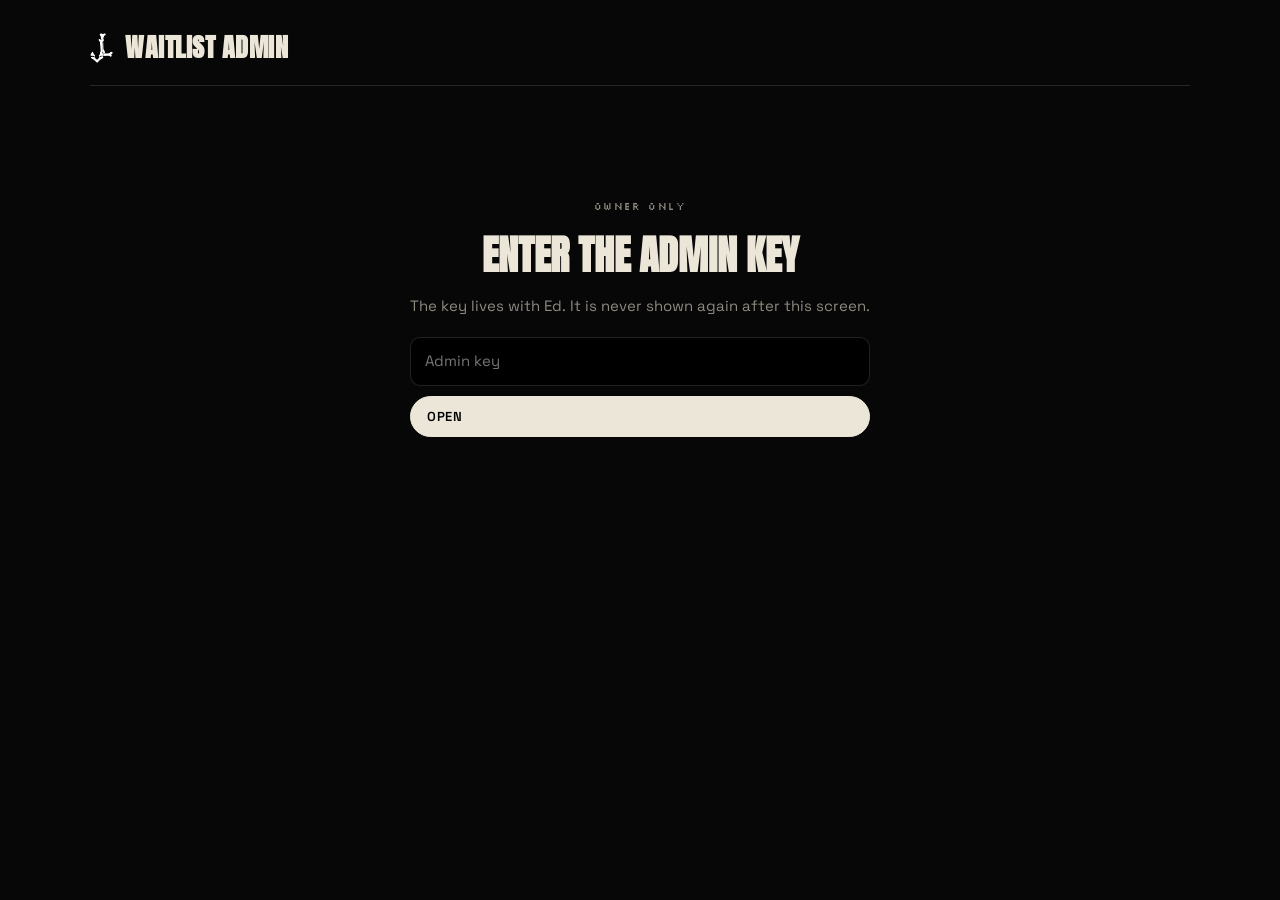
<file: admin.html>
<!doctype html>
<html lang="en">
<head>
<meta charset="utf-8">
<meta name="viewport" content="width=device-width, initial-scale=1">
<meta name="robots" content="noindex, nofollow">
<title>Just Living — Admin</title>
<link rel="icon" href="assets/logo/jl-mark-white.png">
<link href="https://fonts.googleapis.com/css2?family=Anton&family=Silkscreen&family=Space+Grotesk:wght@400;500;600&display=swap" rel="stylesheet">
<style>
:root{--bg:#070707;--panel:#101010;--ink:#ece6d8;--dim:#8f8a80;--line:rgba(236,230,216,.14);--red:#c8102e;--ok:#3ddc84}
*{box-sizing:border-box;margin:0;padding:0}
body{background:var(--bg);color:var(--ink);font-family:'Space Grotesk',system-ui,sans-serif;font-size:15px;line-height:1.5;min-height:100vh}
a{color:inherit}
.wrap{width:min(1100px,100% - 32px);margin:0 auto;padding:28px 0 80px}
header{display:flex;align-items:center;justify-content:space-between;gap:16px;padding-bottom:18px;border-bottom:1px solid var(--line);margin-bottom:28px}
header .t{display:flex;align-items:center;gap:12px}
header img{height:30px}
header h1{font-family:'Anton',Impact,sans-serif;font-size:26px;letter-spacing:.02em;text-transform:uppercase}
.px{font-family:'Silkscreen',monospace;font-size:10px;letter-spacing:.16em;text-transform:uppercase;color:var(--dim)}
.btn{display:inline-flex;align-items:center;gap:8px;padding:10px 16px;border:1px solid var(--ink);border-radius:999px;background:transparent;color:var(--ink);font:inherit;font-size:13px;font-weight:600;letter-spacing:.04em;text-transform:uppercase;cursor:pointer}
.btn:hover,.btn.solid{background:var(--ink);color:#000}
.btn.sm{padding:6px 10px;font-size:11px}
.btn.danger{border-color:var(--red);color:var(--red)}.btn.danger:hover{background:var(--red);color:#fff}
.btn[disabled]{opacity:.4;cursor:not-allowed}
.grid{display:grid;grid-template-columns:repeat(4,1fr);gap:12px;margin-bottom:28px}
.stat{background:var(--panel);border:1px solid var(--line);border-radius:14px;padding:16px}
.stat b{display:block;font-family:'Anton',Impact,sans-serif;font-size:40px;line-height:1}
.panel{background:var(--panel);border:1px solid var(--line);border-radius:14px;padding:18px;margin-bottom:18px}
.panel h2{font-size:13px;letter-spacing:.14em;text-transform:uppercase;color:var(--dim);margin-bottom:14px;display:flex;justify-content:space-between;align-items:center;gap:12px}
table{width:100%;border-collapse:collapse;font-size:14px}
th{font-family:'Silkscreen',monospace;font-size:9px;letter-spacing:.14em;text-transform:uppercase;color:var(--dim);text-align:left;padding:8px 10px;border-bottom:1px solid var(--line)}
td{padding:10px;border-bottom:1px solid var(--line);vertical-align:middle}
tr:last-child td{border-bottom:0}
td.n{font-variant-numeric:tabular-nums;text-align:right}
.tag{display:inline-block;font-family:'Silkscreen',monospace;font-size:9px;letter-spacing:.12em;text-transform:uppercase;padding:3px 7px;border:1px solid var(--line);border-radius:999px;color:var(--dim)}
.tag.email{color:var(--ok);border-color:rgba(61,220,132,.4)}
.tag.phone{color:#f5c542;border-color:rgba(245,197,66,.4)}
form{display:grid;gap:10px}
input,select,textarea{width:100%;padding:12px 14px;border:1px solid var(--line);border-radius:10px;background:#000;color:var(--ink);font:inherit;font-size:15px}
textarea{min-height:140px;resize:vertical}
.row{display:flex;gap:10px;flex-wrap:wrap;align-items:center}
.msg{font-size:13px;color:var(--dim);min-height:1.4em}
.msg.err{color:#ff6b7a}.msg.ok{color:var(--ok)}
#login{max-width:460px;margin:12vh auto 0;text-align:center}
#login p{color:var(--dim);margin:10px 0 20px}
#app{display:none}
.hidden{display:none}
@media(max-width:800px){.grid{grid-template-columns:1fr 1fr}.wrap{padding-top:18px}}
</style>
</head>
<body>
<div class="wrap">
  <header>
    <div class="t"><img src="assets/logo/jl-mark-white.png" alt=""><h1>Waitlist admin</h1></div>
    <div class="row"><span class="px" id="who"></span><button class="btn sm hidden" id="logout">Lock</button></div>
  </header>

  <section id="login">
    <span class="px">Owner only</span>
    <h2 style="font-family:'Anton',Impact,sans-serif;font-size:40px;text-transform:uppercase;margin-top:8px">Enter the admin key</h2>
    <p>The key lives with Ed. It is never shown again after this screen.</p>
    <form id="login-form"><input id="key" type="password" placeholder="Admin key" autocomplete="current-password" required><button class="btn solid" type="submit">Open</button><div class="msg" id="login-msg"></div></form>
  </section>

  <main id="app">
    <div class="grid">
      <div class="stat"><span class="px">People waiting</span><b id="s-people">–</b></div>
      <div class="stat"><span class="px">Emails</span><b id="s-emails">–</b></div>
      <div class="stat"><span class="px">Phone numbers</span><b id="s-phones">–</b></div>
      <div class="stat"><span class="px">Email sending</span><b id="s-mail" style="font-size:22px;margin-top:8px">–</b></div>
    </div>

    <div class="panel">
      <h2>Waiting, by product and size <span class="row"><button class="btn sm" id="refresh">Refresh</button><a class="btn sm" id="export" href="#">Export CSV</a></span></h2>
      <table><thead><tr><th>Product</th><th>Size</th><th>Type</th><th style="text-align:right">Count</th></tr></thead><tbody id="summary"></tbody></table>
    </div>

    <div class="panel">
      <h2>Send a restock or drop email</h2>
      <form id="send-form">
        <div class="row">
          <select id="send-product" style="flex:1;min-width:220px"></select>
          <input id="send-test" type="email" placeholder="Send a test to this address first (optional)" style="flex:2;min-width:240px">
        </div>
        <input id="send-subject" placeholder="Subject, e.g. Crown of Thorns is back. Sizes M–XL." required>
        <textarea id="send-body" placeholder="Short and direct. The link to the product page, when it goes live, how many. An unsubscribe link is added automatically." required></textarea>
        <div class="row"><button class="btn" type="button" id="send-test-btn">Send test</button><button class="btn solid" type="submit" id="send-btn">Send to everyone waiting</button><span class="msg" id="send-msg"></span></div>
      </form>
      <p class="px" style="margin-top:12px">Phone numbers are not messaged from here. Export the CSV and use a texting service for those.</p>
    </div>

    <div class="panel">
      <h2>Recent sends</h2>
      <table><thead><tr><th>When</th><th>Product</th><th>Subject</th><th style="text-align:right">Recipients</th></tr></thead><tbody id="sends"></tbody></table>
    </div>

    <div class="panel">
      <h2>Everyone <span class="row"><select id="filter" style="width:auto;padding:6px 10px;font-size:13px"><option value="">All products</option></select></span></h2>
      <table><thead><tr><th>Contact</th><th>Product</th><th>Size</th><th>Added</th><th>Status</th><th></th></tr></thead><tbody id="list"></tbody></table>
    </div>
  </main>
</div>

<script>
const $ = s => document.querySelector(s);
const API = '/api/admin';
let KEY = sessionStorage.getItem('jl-admin-key') || '';
const esc = s => String(s ?? '').replace(/[&<>"]/g, c => ({ '&': '&amp;', '<': '&lt;', '>': '&gt;', '"': '&quot;' }[c]));
const nice = p => ({ 'next-drop': 'Next drop (general)', all: 'Everyone' }[p] || p.replace(/-/g, ' ').replace(/\b\w/g, c => c.toUpperCase()));

async function api(path, opts = {}) {
  const r = await fetch(API + path, { ...opts, headers: { Authorization: 'Bearer ' + KEY, 'Content-Type': 'application/json', ...(opts.headers || {}) } });
  if (r.status === 401) { lock(); throw new Error('Wrong key'); }
  const data = await r.json().catch(() => ({}));
  if (!r.ok) throw new Error(data.error || ('HTTP ' + r.status));
  return data;
}
function lock() { KEY = ''; sessionStorage.removeItem('jl-admin-key'); $('#app').style.display = 'none'; $('#login').style.display = ''; $('#logout').classList.add('hidden'); $('#who').textContent = ''; }
async function unlock() {
  const s = await api('/summary');
  $('#login').style.display = 'none'; $('#app').style.display = 'block'; $('#logout').classList.remove('hidden'); $('#who').textContent = 'Unlocked';
  render(s); await loadList();
}
function render(s) {
  $('#s-people').textContent = s.totals.people || 0; $('#s-emails').textContent = s.totals.emails || 0; $('#s-phones').textContent = s.totals.phones || 0;
  $('#s-mail').textContent = s.mail ? 'Connected' : 'Not connected'; $('#s-mail').style.color = s.mail ? 'var(--ok)' : 'var(--dim)';
  $('#summary').innerHTML = s.rows.length ? s.rows.map(r => `<tr><td>${esc(nice(r.product))}</td><td>${esc(r.size)}</td><td><span class="tag ${r.kind}">${r.kind}</span></td><td class="n">${r.n}</td></tr>`).join('') : '<tr><td colspan="4" style="color:var(--dim)">Nobody yet. Signups from the site appear here.</td></tr>';
  const products = [...new Set(s.rows.map(r => r.product))];
  $('#send-product').innerHTML = `<option value="all">Everyone on the list</option>` + products.map(p => `<option value="${esc(p)}">${esc(nice(p))}</option>`).join('');
  $('#filter').innerHTML = `<option value="">All products</option>` + products.map(p => `<option value="${esc(p)}">${esc(nice(p))}</option>`).join('');
  $('#sends').innerHTML = s.sends.length ? s.sends.map(r => `<tr><td>${esc(r.created_at)}</td><td>${esc(nice(r.product))}</td><td>${esc(r.subject)}</td><td class="n">${r.recipients}</td></tr>`).join('') : '<tr><td colspan="4" style="color:var(--dim)">No emails sent yet.</td></tr>';
  $('#send-btn').disabled = !s.mail; $('#send-test-btn').disabled = !s.mail;
}
async function loadList() {
  const p = $('#filter').value; const { rows } = await api('/subscribers' + (p ? '?product=' + encodeURIComponent(p) : ''));
  $('#list').innerHTML = rows.length ? rows.map(r => `<tr><td>${esc(r.contact)} <span class="tag ${r.kind}">${r.kind}</span></td><td>${esc(nice(r.product))}</td><td>${esc(r.size)}</td><td>${esc(r.created_at.slice(0, 16))}</td><td>${r.unsubscribed_at ? '<span class="tag">unsubscribed</span>' : '<span class="tag email">active</span>'}</td><td style="text-align:right"><button class="btn sm danger" data-del="${r.id}">Remove</button></td></tr>`).join('') : '<tr><td colspan="6" style="color:var(--dim)">Empty.</td></tr>';
}
$('#login-form').addEventListener('submit', async e => { e.preventDefault(); KEY = $('#key').value.trim(); try { await unlock(); sessionStorage.setItem('jl-admin-key', KEY); $('#key').value = ''; } catch (err) { $('#login-msg').textContent = err.message; $('#login-msg').className = 'msg err'; } });
$('#logout').addEventListener('click', lock);
$('#refresh').addEventListener('click', async () => { render(await api('/summary')); await loadList(); });
$('#filter').addEventListener('change', loadList);
$('#export').addEventListener('click', async e => { e.preventDefault(); const r = await fetch(API + '/export.csv', { headers: { Authorization: 'Bearer ' + KEY } }); const blob = await r.blob(); const a = document.createElement('a'); a.href = URL.createObjectURL(blob); a.download = 'just-living-waitlist.csv'; a.click(); });
$('#list').addEventListener('click', async e => { const b = e.target.closest('[data-del]'); if (!b) return; if (!confirm('Remove this contact?')) return; await api('/subscribers/' + b.dataset.del, { method: 'DELETE' }); render(await api('/summary')); await loadList(); });
async function send(test) {
  const msg = $('#send-msg'); msg.className = 'msg'; msg.textContent = 'Sending…';
  try {
    const body = { product: $('#send-product').value, subject: $('#send-subject').value, message: $('#send-body').value };
    if (test) { body.test = $('#send-test').value.trim(); if (!body.test) throw new Error('Enter a test address first.'); }
    const r = await api('/send', { method: 'POST', body: JSON.stringify(body) });
    msg.className = 'msg ok'; msg.textContent = test ? 'Test sent.' : `Sent to ${r.sent} people.`;
    if (!test) render(await api('/summary'));
  } catch (err) { msg.className = 'msg err'; msg.textContent = err.message; }
}
$('#send-test-btn').addEventListener('click', () => send(true));
$('#send-form').addEventListener('submit', e => { e.preventDefault(); if (confirm('Send this to everyone waiting? This cannot be undone.')) send(false); });
if (KEY) unlock().catch(lock);
</script>
</body>
</html>
</file>
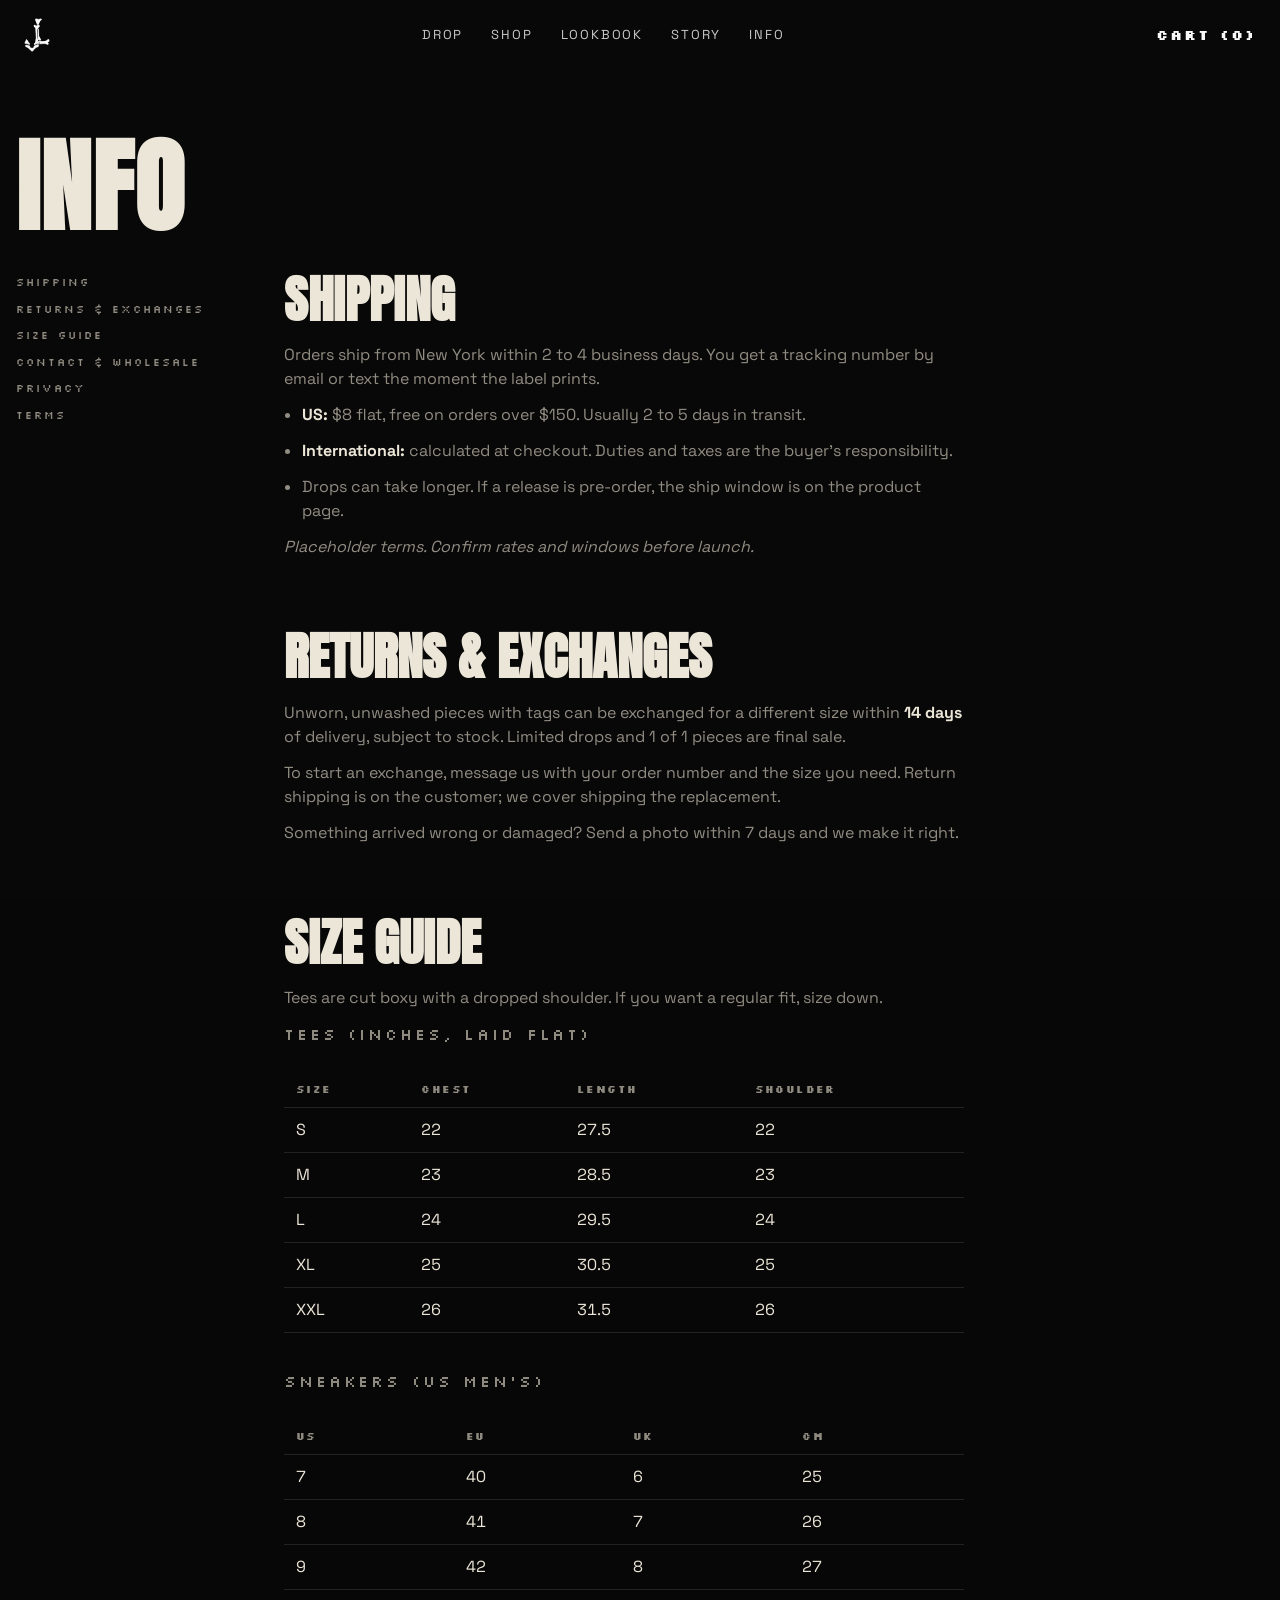
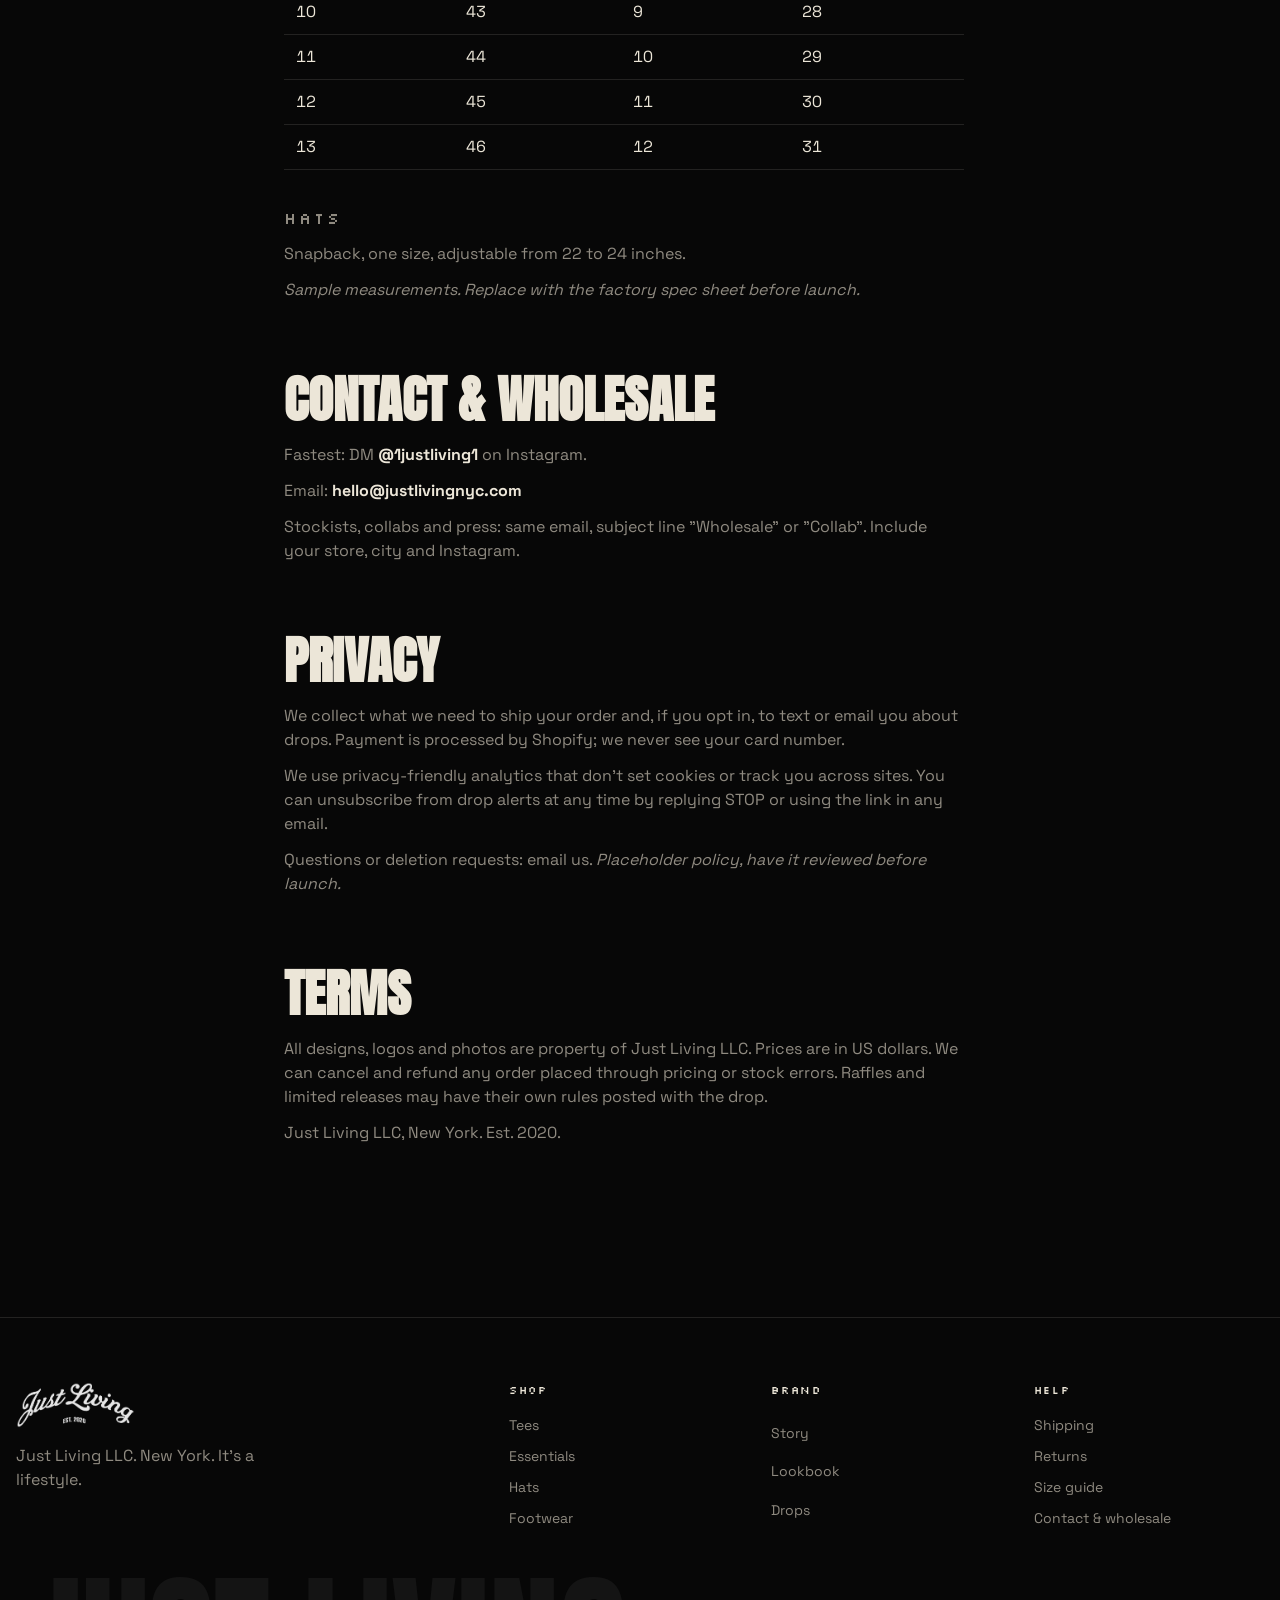
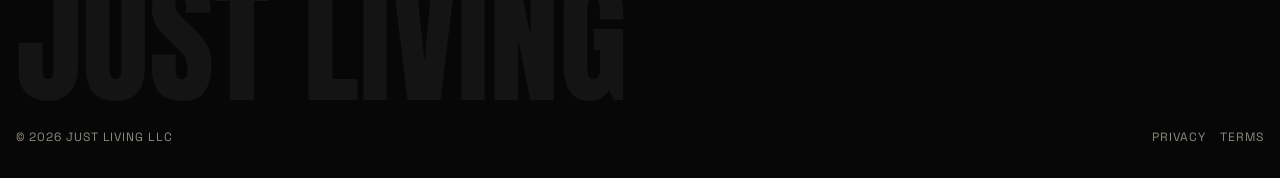
<file: info.html>
<!doctype html>
<html lang="en">
<head>
<meta charset="utf-8">
<meta name="viewport" content="width=device-width, initial-scale=1">
<script>/* open at the top: iOS Safari otherwise restores an old scroll position after load */try{history.scrollRestoration='manual'}catch(e){}if(!location.hash){var __top=function(){window.scrollTo({top:0,left:0,behavior:'instant'})};addEventListener('load',__top);addEventListener('pageshow',__top);}</script>
<title>Info — Just Living</title>
<meta name="description" content="Shipping, returns, size guide, contact and policies for Just Living.">
<link rel="icon" href="assets/logo/jl-mark-white.png">
<link rel="preconnect" href="https://fonts.googleapis.com">
<link href="https://fonts.googleapis.com/css2?family=Anton&family=Silkscreen:wght@400;700&family=Space+Grotesk:wght@400;500;600&display=swap" rel="stylesheet">
<link rel="stylesheet" href="css/site.css">
</head>
<body class="grain">

<nav class="nav">
  <a class="logo" href="index.html" aria-label="Just Living"><img src="assets/logo/jl-mark-white.png" alt="JL"></a>
  <ul>
    <li><a href="index.html#drop">Drop</a></li>
    <li><a href="index.html#shop">Shop</a></li>
    <li><a href="index.html#lookbook">Lookbook</a></li>
    <li><a href="index.html#story">Story</a></li>
    <li><a href="info.html">Info</a></li>
  </ul>
  <div class="right">
    <a class="cart" href="#cart" data-cart-count>CART (0)</a>
    <button class="burger" aria-label="Menu">☰</button>
  </div>
</nav>

<main class="info">
  <div class="wrap">
    <h1 class="display">Info</h1>
    <div class="cols">
      <nav class="side pixel">
        <a href="#shipping">Shipping</a>
        <a href="#returns">Returns &amp; exchanges</a>
        <a href="#sizing">Size guide</a>
        <a href="#contact">Contact &amp; wholesale</a>
        <a href="#privacy">Privacy</a>
        <a href="#terms">Terms</a>
      </nav>
      <div>
        <article id="shipping">
          <h2>Shipping</h2>
          <p>Orders ship from New York within 2 to 4 business days. You get a tracking number by email or text the moment the label prints.</p>
          <ul>
            <li><strong>US:</strong> $8 flat, free on orders over $150. Usually 2 to 5 days in transit.</li>
            <li><strong>International:</strong> calculated at checkout. Duties and taxes are the buyer's responsibility.</li>
            <li>Drops can take longer. If a release is pre-order, the ship window is on the product page.</li>
          </ul>
          <p><em>Placeholder terms. Confirm rates and windows before launch.</em></p>
        </article>

        <article id="returns">
          <h2>Returns &amp; exchanges</h2>
          <p>Unworn, unwashed pieces with tags can be exchanged for a different size within <strong>14 days</strong> of delivery, subject to stock. Limited drops and 1 of 1 pieces are final sale.</p>
          <p>To start an exchange, message us with your order number and the size you need. Return shipping is on the customer; we cover shipping the replacement.</p>
          <p>Something arrived wrong or damaged? Send a photo within 7 days and we make it right.</p>
        </article>

        <article id="sizing">
          <h2>Size guide</h2>
          <p>Tees are cut boxy with a dropped shoulder. If you want a regular fit, size down.</p>
          <p class="pixel">Tees (inches, laid flat)</p>
          <div class="tablewrap"><table class="chart">
            <thead><tr><th>Size</th><th>Chest</th><th>Length</th><th>Shoulder</th></tr></thead>
            <tbody>
              <tr><td>S</td><td>22</td><td>27.5</td><td>22</td></tr>
              <tr><td>M</td><td>23</td><td>28.5</td><td>23</td></tr>
              <tr><td>L</td><td>24</td><td>29.5</td><td>24</td></tr>
              <tr><td>XL</td><td>25</td><td>30.5</td><td>25</td></tr>
              <tr><td>XXL</td><td>26</td><td>31.5</td><td>26</td></tr>
            </tbody></table></div>
          <p class="pixel" style="margin-top:28px">Sneakers (US men's)</p>
          <div class="tablewrap"><table class="chart">
            <thead><tr><th>US</th><th>EU</th><th>UK</th><th>CM</th></tr></thead>
            <tbody>
              <tr><td>7</td><td>40</td><td>6</td><td>25</td></tr>
              <tr><td>8</td><td>41</td><td>7</td><td>26</td></tr>
              <tr><td>9</td><td>42</td><td>8</td><td>27</td></tr>
              <tr><td>10</td><td>43</td><td>9</td><td>28</td></tr>
              <tr><td>11</td><td>44</td><td>10</td><td>29</td></tr>
              <tr><td>12</td><td>45</td><td>11</td><td>30</td></tr>
              <tr><td>13</td><td>46</td><td>12</td><td>31</td></tr>
            </tbody></table></div>
          <p class="pixel" style="margin-top:28px">Hats</p>
          <p>Snapback, one size, adjustable from 22 to 24 inches.</p>
          <p><em>Sample measurements. Replace with the factory spec sheet before launch.</em></p>
        </article>

        <article id="contact">
          <h2>Contact &amp; wholesale</h2>
          <p>Fastest: DM <a href="https://instagram.com/1justliving1" target="_blank" rel="noopener"><strong>@1justliving1</strong></a> on Instagram.</p>
          <p>Email: <strong id="contact-email">hello@justlivingnyc.com</strong></p>
          <p>Stockists, collabs and press: same email, subject line "Wholesale" or "Collab". Include your store, city and Instagram.</p>
        </article>

        <article id="privacy">
          <h2>Privacy</h2>
          <p>We collect what we need to ship your order and, if you opt in, to text or email you about drops. Payment is processed by Shopify; we never see your card number.</p>
          <p>We use privacy-friendly analytics that don't set cookies or track you across sites. You can unsubscribe from drop alerts at any time by replying STOP or using the link in any email.</p>
          <p>Questions or deletion requests: email us. <em>Placeholder policy, have it reviewed before launch.</em></p>
        </article>

        <article id="terms">
          <h2>Terms</h2>
          <p>All designs, logos and photos are property of Just Living LLC. Prices are in US dollars. We can cancel and refund any order placed through pricing or stock errors. Raffles and limited releases may have their own rules posted with the drop.</p>
          <p>Just Living LLC, New York. Est. 2020.</p>
        </article>
      </div>
    </div>
  </div>
</main>

<footer>
  <div class="wrap">
    <div class="top">
      <div><img class="wm" src="assets/logo/wordmark-white.png" alt="Just Living, est. 2020"><p style="color:var(--ink-dim);margin-top:16px;max-width:300px">Just Living LLC. New York. It's a lifestyle.</p></div>
      <ul><li>Shop</li><li><a href="index.html#shop">Tees</a></li><li><a href="index.html#shop">Essentials</a></li><li><a href="index.html#shop">Hats</a></li><li><a href="index.html#shop">Footwear</a></li></ul>
      <ul><li>Brand</li><li><a href="index.html#story">Story</a></li><li><a href="index.html#lookbook">Lookbook</a></li><li><a href="index.html#drop">Drops</a></li></ul>
      <ul><li>Help</li><li><a href="#shipping">Shipping</a></li><li><a href="#returns">Returns</a></li><li><a href="#sizing">Size guide</a></li><li><a href="#contact">Contact &amp; wholesale</a></li></ul>
    </div>
    <div class="big">Just Living</div>
    <div class="bottom"><span>© 2026 Just Living LLC</span><span><a href="#privacy">Privacy</a><a href="#terms">Terms</a></span></div>
  </div>
</footer>

<script type="module">
import { initStore } from './js/store.js';
import { CONFIG } from './js/config.js';
await initStore();
document.getElementById('contact-email').textContent = CONFIG.CONTACT_EMAIL;
</script>
</body>
</html>
</file>
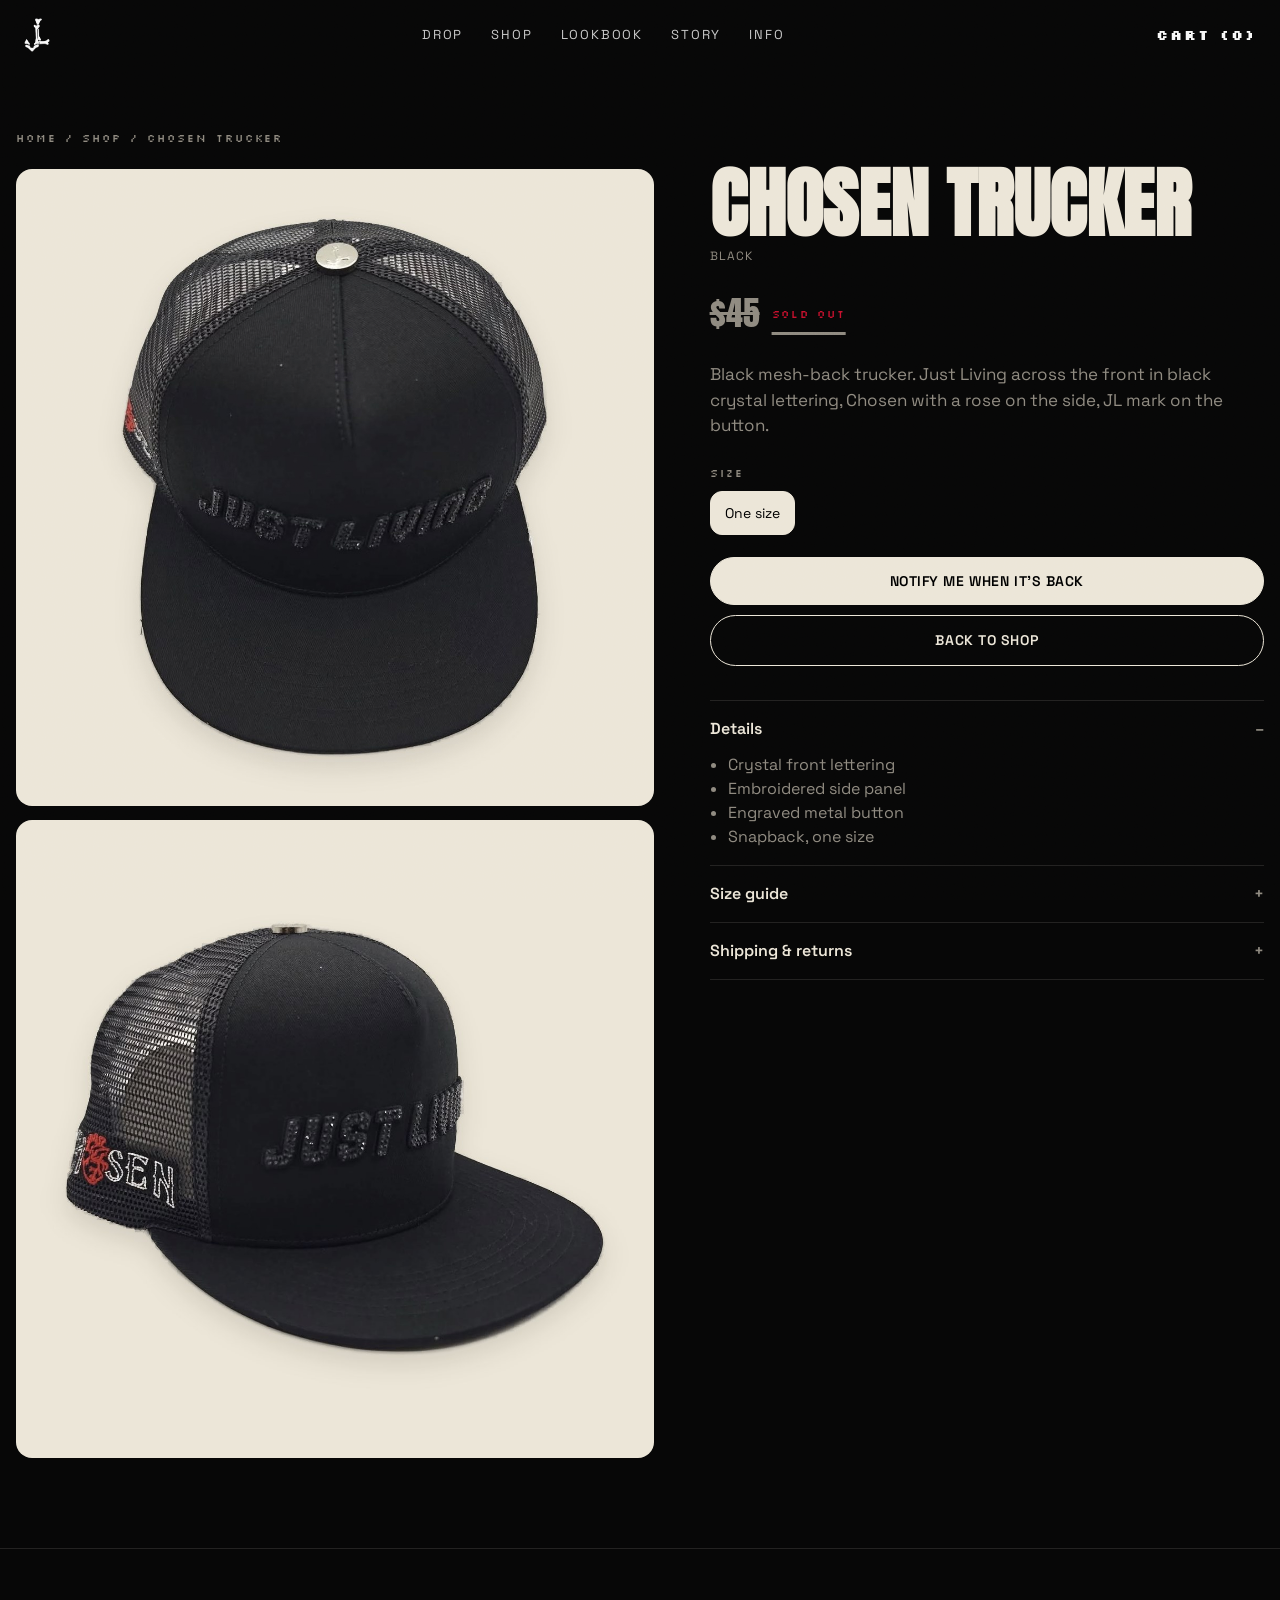
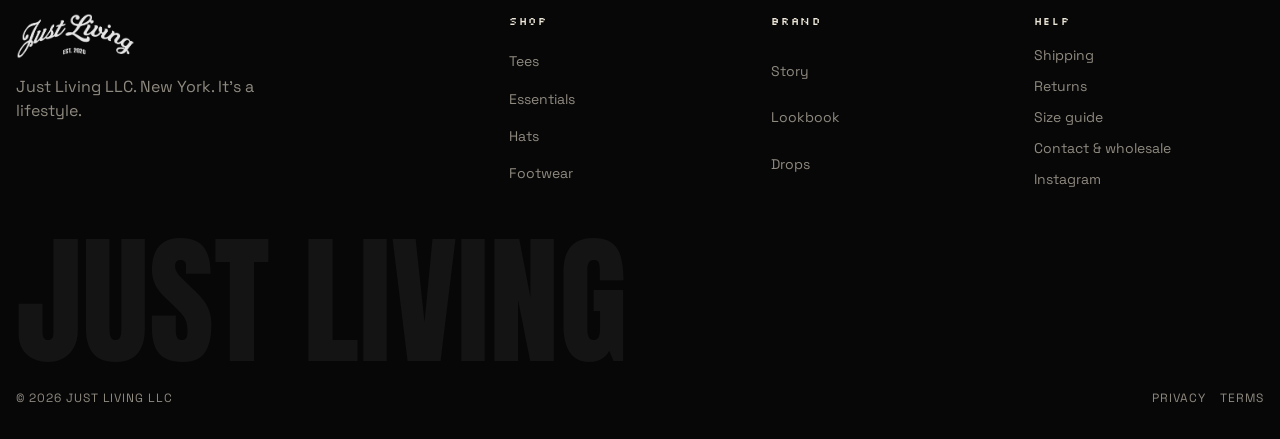
<file: product-chosen-trucker.html>
<!doctype html>
<html lang="en">
<head>
<meta charset="utf-8">
<meta name="viewport" content="width=device-width, initial-scale=1">
<script>/* open at the top: iOS Safari otherwise restores an old scroll position after load */try{history.scrollRestoration='manual'}catch(e){}if(!location.hash){var __top=function(){window.scrollTo({top:0,left:0,behavior:'instant'})};addEventListener('load',__top);addEventListener('pageshow',__top);}</script>
<title>Chosen Trucker — Just Living</title>
<meta name="description" content="Black mesh-back trucker. Just Living across the front in black crystal lettering, Chosen with a rose on the side, JL mark on the button.">
<meta property="og:title" content="Chosen Trucker — Just Living">
<meta property="og:description" content="It's a lifestyle. New York streetwear, est. 2020.">
<meta property="og:image" content="assets/products/ivory/trucker-front.jpg">
<meta property="og:type" content="website">
<meta name="twitter:card" content="summary_large_image">
<link rel="icon" href="assets/logo/jl-mark-white.png">
<link rel="preconnect" href="https://fonts.googleapis.com">
<link href="https://fonts.googleapis.com/css2?family=Anton&family=Silkscreen:wght@400;700&family=Space+Grotesk:wght@400;500;600&display=swap" rel="stylesheet">
<link rel="stylesheet" href="css/site.css">
</head>
<body class="grain">
<nav class="nav">
  <a class="logo" href="index.html" aria-label="Just Living"><img src="assets/logo/jl-mark-white.png" alt="JL"></a>
  <ul>
    <li><a href="index.html#drop">Drop</a></li>
    <li><a href="index.html#shop">Shop</a></li>
    <li><a href="index.html#lookbook">Lookbook</a></li>
    <li><a href="index.html#story">Story</a></li>
    <li><a href="info.html">Info</a></li>
  </ul>
  <div class="right">
    <a class="cart" href="#cart" data-cart-count>CART (0)</a>
    <button class="burger" aria-label="Menu">☰</button>
  </div>
</nav>
<main class="pdp">
  <div class="wrap">
    <p class="crumbs pixel"><a href="index.html">Home</a> / <a href="index.html#shop">Shop</a> / Chosen Trucker</p>
    <div class="grid">
      <div class="gallery"><img src="assets/products/ivory/trucker-front.jpg" alt="Chosen Trucker"><img src="assets/products/ivory/trucker-side.jpg" alt="Chosen Trucker"></div>
      <div class="sticky">
        <h1>Chosen Trucker</h1>
        <p class="sub">Black</p>
        <div class="price gone">$45<span class="flag">Sold out</span></div>
        <p class="desc">Black mesh-back trucker. Just Living across the front in black crystal lettering, Chosen with a rose on the side, JL mark on the button.</p>
        <p class="pixel" style="margin-bottom:10px">Size</p>
        <div class="sizes" id="sizes"><button type="button" data-size="One size" class=on>One size</button></div>
        <div class="cta"><button class="btn solid wide" data-notify="chosen-trucker">Notify me when it's back</button><a class="btn wide" href="index.html#shop">Back to shop</a></div>
        <details open><summary>Details</summary><ul><li>Crystal front lettering</li><li>Embroidered side panel</li><li>Engraved metal button</li><li>Snapback, one size</li></ul></details>
        <details><summary>Size guide</summary><div class="tablewrap"><table class="chart"><thead><tr><th>Size</th><th>Fits</th></tr></thead><tbody><tr><td>One size</td><td>Adjustable snapback, 22 to 24 in</td></tr></tbody></table></div></details>
        <details><summary>Shipping &amp; returns</summary><ul><li>Ships from New York in 2 to 4 business days.</li><li>US shipping $8, free over $150. International at checkout.</li><li>Unworn items can be exchanged within 14 days. See <a href="info.html#returns" style="text-decoration:underline">returns</a>.</li></ul></details>
      </div>
    </div>
  </div>
</main>
<footer>
  <div class="wrap">
    <div class="top">
      <div><img class="wm" src="assets/logo/wordmark-white.png" alt="Just Living, est. 2020"><p style="color:var(--ink-dim);margin-top:16px;max-width:300px">Just Living LLC. New York. It's a lifestyle.</p></div>
      <ul><li>Shop</li><li><a href="index.html#shop">Tees</a></li><li><a href="index.html#shop">Essentials</a></li><li><a href="index.html#shop">Hats</a></li><li><a href="index.html#shop">Footwear</a></li></ul>
      <ul><li>Brand</li><li><a href="index.html#story">Story</a></li><li><a href="index.html#lookbook">Lookbook</a></li><li><a href="index.html#drop">Drops</a></li></ul>
      <ul><li>Help</li><li><a href="info.html#shipping">Shipping</a></li><li><a href="info.html#returns">Returns</a></li><li><a href="info.html#sizing">Size guide</a></li><li><a href="info.html#contact">Contact &amp; wholesale</a></li><li><a href="https://instagram.com/1justliving1" target="_blank" rel="noopener">Instagram</a></li></ul>
    </div>
    <div class="big">Just Living</div>
    <div class="bottom"><span>© 2026 Just Living LLC</span><span><a href="info.html#privacy">Privacy</a><a href="info.html#terms">Terms</a></span></div>
  </div>
</footer>
<script type="module">
import { initStore } from './js/store.js';
await initStore();
const sizes = document.getElementById('sizes'), add = document.getElementById('add');
sizes.addEventListener('click', e => {
  const b = e.target.closest('button'); if (!b) return;
  sizes.querySelectorAll('button').forEach(x => x.classList.toggle('on', x === b));
  if (add) add.dataset.size = b.dataset.size;
});
</script>
</body>
</html>
</file>
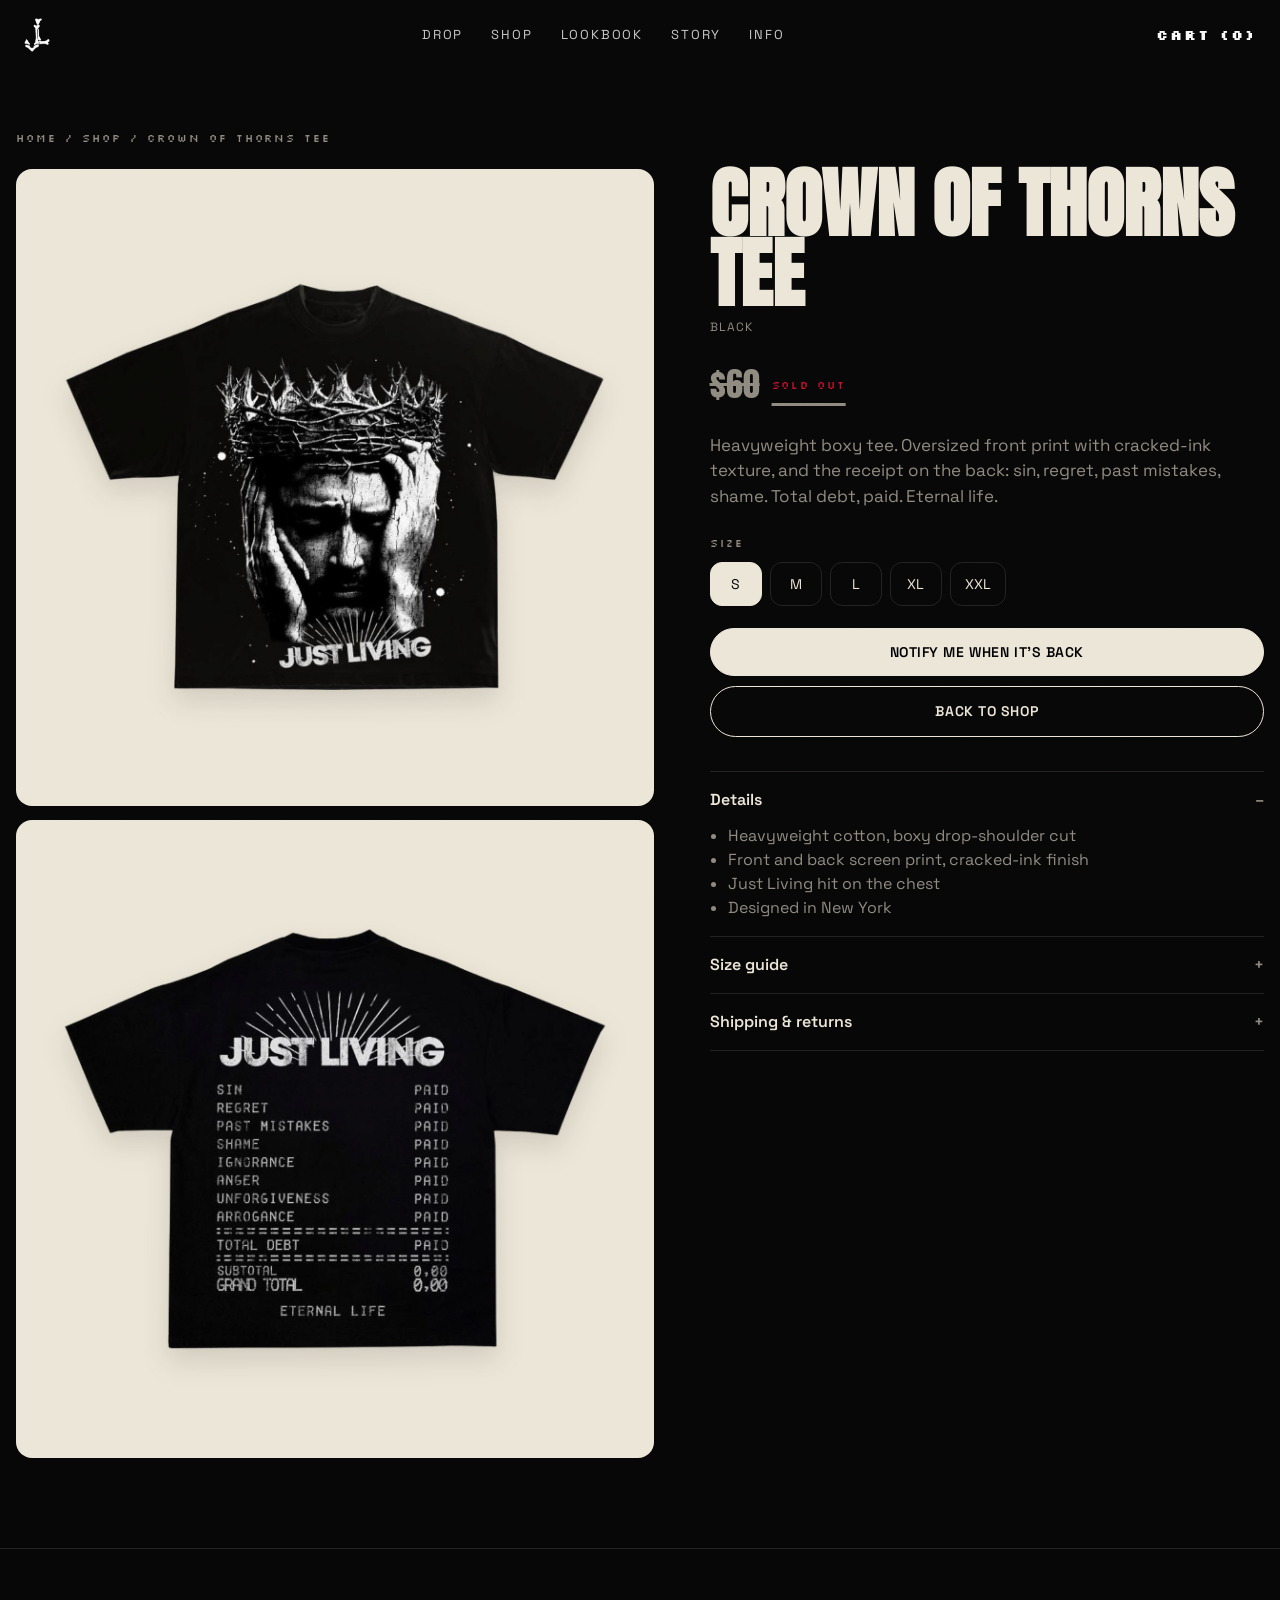
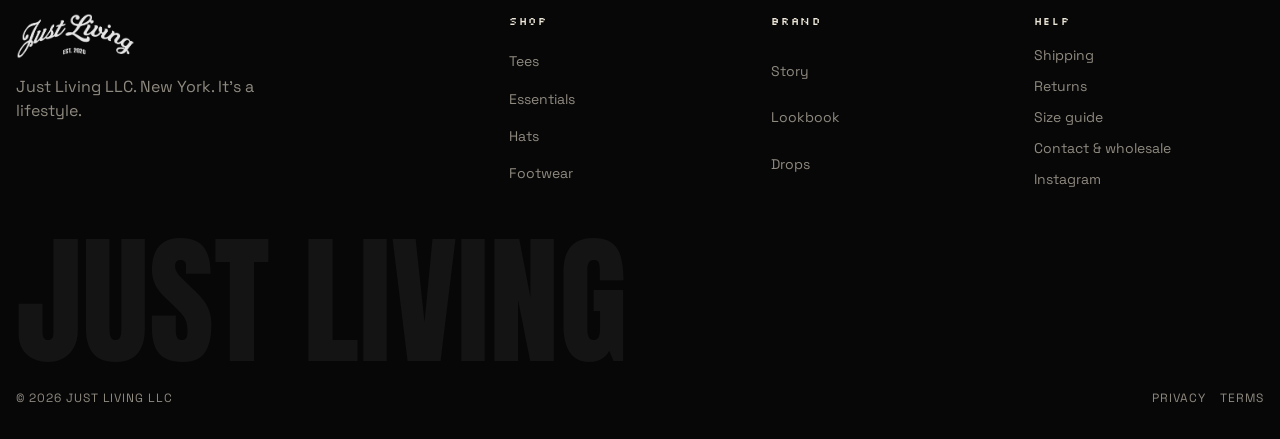
<file: product-crown-of-thorns-tee.html>
<!doctype html>
<html lang="en">
<head>
<meta charset="utf-8">
<meta name="viewport" content="width=device-width, initial-scale=1">
<script>/* open at the top: iOS Safari otherwise restores an old scroll position after load */try{history.scrollRestoration='manual'}catch(e){}if(!location.hash){var __top=function(){window.scrollTo({top:0,left:0,behavior:'instant'})};addEventListener('load',__top);addEventListener('pageshow',__top);}</script>
<title>Crown of Thorns Tee — Just Living</title>
<meta name="description" content="Heavyweight boxy tee. Oversized front print with cracked-ink texture, and the receipt on the back: sin, regret, past mistakes, shame. Total debt, paid. Eternal life.">
<meta property="og:title" content="Crown of Thorns Tee — Just Living">
<meta property="og:description" content="It's a lifestyle. New York streetwear, est. 2020.">
<meta property="og:image" content="assets/products/ivory/crown-tee-front.jpg">
<meta property="og:type" content="website">
<meta name="twitter:card" content="summary_large_image">
<link rel="icon" href="assets/logo/jl-mark-white.png">
<link rel="preconnect" href="https://fonts.googleapis.com">
<link href="https://fonts.googleapis.com/css2?family=Anton&family=Silkscreen:wght@400;700&family=Space+Grotesk:wght@400;500;600&display=swap" rel="stylesheet">
<link rel="stylesheet" href="css/site.css">
</head>
<body class="grain">
<nav class="nav">
  <a class="logo" href="index.html" aria-label="Just Living"><img src="assets/logo/jl-mark-white.png" alt="JL"></a>
  <ul>
    <li><a href="index.html#drop">Drop</a></li>
    <li><a href="index.html#shop">Shop</a></li>
    <li><a href="index.html#lookbook">Lookbook</a></li>
    <li><a href="index.html#story">Story</a></li>
    <li><a href="info.html">Info</a></li>
  </ul>
  <div class="right">
    <a class="cart" href="#cart" data-cart-count>CART (0)</a>
    <button class="burger" aria-label="Menu">☰</button>
  </div>
</nav>
<main class="pdp">
  <div class="wrap">
    <p class="crumbs pixel"><a href="index.html">Home</a> / <a href="index.html#shop">Shop</a> / Crown of Thorns Tee</p>
    <div class="grid">
      <div class="gallery"><img src="assets/products/ivory/crown-tee-front.jpg" alt="Crown of Thorns Tee"><img src="assets/products/ivory/crown-tee-back.jpg" alt="Crown of Thorns Tee"></div>
      <div class="sticky">
        <h1>Crown of Thorns Tee</h1>
        <p class="sub">Black</p>
        <div class="price gone">$60<span class="flag">Sold out</span></div>
        <p class="desc">Heavyweight boxy tee. Oversized front print with cracked-ink texture, and the receipt on the back: sin, regret, past mistakes, shame. Total debt, paid. Eternal life.</p>
        <p class="pixel" style="margin-bottom:10px">Size</p>
        <div class="sizes" id="sizes"><button type="button" data-size="S" class=on>S</button><button type="button" data-size="M">M</button><button type="button" data-size="L">L</button><button type="button" data-size="XL">XL</button><button type="button" data-size="XXL">XXL</button></div>
        <div class="cta"><button class="btn solid wide" data-notify="crown-of-thorns-tee">Notify me when it's back</button><a class="btn wide" href="index.html#shop">Back to shop</a></div>
        <details open><summary>Details</summary><ul><li>Heavyweight cotton, boxy drop-shoulder cut</li><li>Front and back screen print, cracked-ink finish</li><li>Just Living hit on the chest</li><li>Designed in New York</li></ul></details>
        <details><summary>Size guide</summary><div class="tablewrap"><table class="chart"><thead><tr><th>Size</th><th>Chest</th><th>Length</th><th>Shoulder</th></tr></thead><tbody><tr><td>S</td><td>22</td><td>27.5</td><td>22</td></tr><tr><td>M</td><td>23</td><td>28.5</td><td>23</td></tr><tr><td>L</td><td>24</td><td>29.5</td><td>24</td></tr><tr><td>XL</td><td>25</td><td>30.5</td><td>25</td></tr><tr><td>XXL</td><td>26</td><td>31.5</td><td>26</td></tr></tbody></table></div><p class="dim" style="font-size:13px">Boxy fit. Size down for a regular fit. Sample measurements, replace with the factory spec sheet.</p></details>
        <details><summary>Shipping &amp; returns</summary><ul><li>Ships from New York in 2 to 4 business days.</li><li>US shipping $8, free over $150. International at checkout.</li><li>Unworn items can be exchanged within 14 days. See <a href="info.html#returns" style="text-decoration:underline">returns</a>.</li></ul></details>
      </div>
    </div>
  </div>
</main>
<footer>
  <div class="wrap">
    <div class="top">
      <div><img class="wm" src="assets/logo/wordmark-white.png" alt="Just Living, est. 2020"><p style="color:var(--ink-dim);margin-top:16px;max-width:300px">Just Living LLC. New York. It's a lifestyle.</p></div>
      <ul><li>Shop</li><li><a href="index.html#shop">Tees</a></li><li><a href="index.html#shop">Essentials</a></li><li><a href="index.html#shop">Hats</a></li><li><a href="index.html#shop">Footwear</a></li></ul>
      <ul><li>Brand</li><li><a href="index.html#story">Story</a></li><li><a href="index.html#lookbook">Lookbook</a></li><li><a href="index.html#drop">Drops</a></li></ul>
      <ul><li>Help</li><li><a href="info.html#shipping">Shipping</a></li><li><a href="info.html#returns">Returns</a></li><li><a href="info.html#sizing">Size guide</a></li><li><a href="info.html#contact">Contact &amp; wholesale</a></li><li><a href="https://instagram.com/1justliving1" target="_blank" rel="noopener">Instagram</a></li></ul>
    </div>
    <div class="big">Just Living</div>
    <div class="bottom"><span>© 2026 Just Living LLC</span><span><a href="info.html#privacy">Privacy</a><a href="info.html#terms">Terms</a></span></div>
  </div>
</footer>
<script type="module">
import { initStore } from './js/store.js';
await initStore();
const sizes = document.getElementById('sizes'), add = document.getElementById('add');
sizes.addEventListener('click', e => {
  const b = e.target.closest('button'); if (!b) return;
  sizes.querySelectorAll('button').forEach(x => x.classList.toggle('on', x === b));
  if (add) add.dataset.size = b.dataset.size;
});
</script>
</body>
</html>
</file>
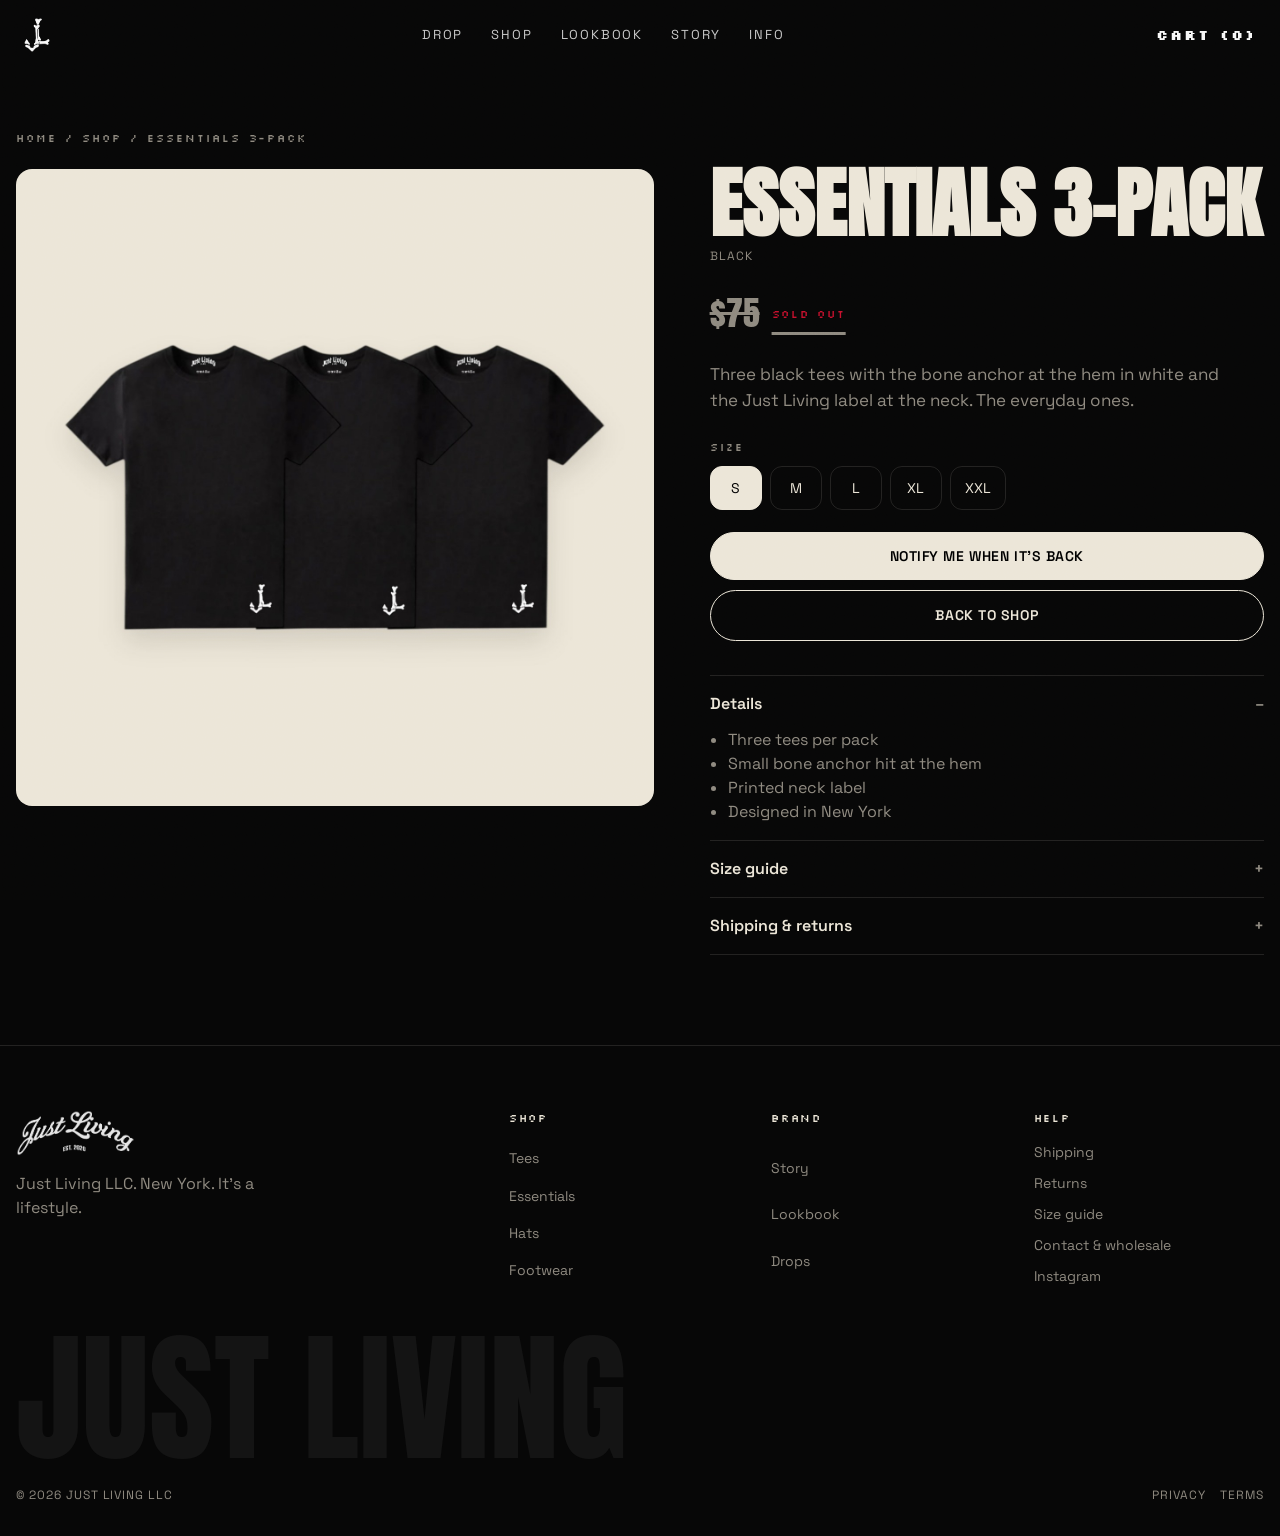
<file: product-essentials-3-pack-black.html>
<!doctype html>
<html lang="en">
<head>
<meta charset="utf-8">
<meta name="viewport" content="width=device-width, initial-scale=1">
<script>/* open at the top: iOS Safari otherwise restores an old scroll position after load */try{history.scrollRestoration='manual'}catch(e){}if(!location.hash){var __top=function(){window.scrollTo({top:0,left:0,behavior:'instant'})};addEventListener('load',__top);addEventListener('pageshow',__top);}</script>
<title>Essentials 3-Pack — Just Living</title>
<meta name="description" content="Three black tees with the bone anchor at the hem in white and the Just Living label at the neck. The everyday ones.">
<meta property="og:title" content="Essentials 3-Pack — Just Living">
<meta property="og:description" content="It's a lifestyle. New York streetwear, est. 2020.">
<meta property="og:image" content="assets/products/ivory/tee-pack-black.jpg">
<meta property="og:type" content="website">
<meta name="twitter:card" content="summary_large_image">
<link rel="icon" href="assets/logo/jl-mark-white.png">
<link rel="preconnect" href="https://fonts.googleapis.com">
<link href="https://fonts.googleapis.com/css2?family=Anton&family=Silkscreen:wght@400;700&family=Space+Grotesk:wght@400;500;600&display=swap" rel="stylesheet">
<link rel="stylesheet" href="css/site.css">
</head>
<body class="grain">
<nav class="nav">
  <a class="logo" href="index.html" aria-label="Just Living"><img src="assets/logo/jl-mark-white.png" alt="JL"></a>
  <ul>
    <li><a href="index.html#drop">Drop</a></li>
    <li><a href="index.html#shop">Shop</a></li>
    <li><a href="index.html#lookbook">Lookbook</a></li>
    <li><a href="index.html#story">Story</a></li>
    <li><a href="info.html">Info</a></li>
  </ul>
  <div class="right">
    <a class="cart" href="#cart" data-cart-count>CART (0)</a>
    <button class="burger" aria-label="Menu">☰</button>
  </div>
</nav>
<main class="pdp">
  <div class="wrap">
    <p class="crumbs pixel"><a href="index.html">Home</a> / <a href="index.html#shop">Shop</a> / Essentials 3-Pack</p>
    <div class="grid">
      <div class="gallery"><img src="assets/products/ivory/tee-pack-black.jpg" alt="Essentials 3-Pack"></div>
      <div class="sticky">
        <h1>Essentials 3-Pack</h1>
        <p class="sub">Black</p>
        <div class="price gone">$75<span class="flag">Sold out</span></div>
        <p class="desc">Three black tees with the bone anchor at the hem in white and the Just Living label at the neck. The everyday ones.</p>
        <p class="pixel" style="margin-bottom:10px">Size</p>
        <div class="sizes" id="sizes"><button type="button" data-size="S" class=on>S</button><button type="button" data-size="M">M</button><button type="button" data-size="L">L</button><button type="button" data-size="XL">XL</button><button type="button" data-size="XXL">XXL</button></div>
        <div class="cta"><button class="btn solid wide" data-notify="essentials-3-pack-black">Notify me when it's back</button><a class="btn wide" href="index.html#shop">Back to shop</a></div>
        <details open><summary>Details</summary><ul><li>Three tees per pack</li><li>Small bone anchor hit at the hem</li><li>Printed neck label</li><li>Designed in New York</li></ul></details>
        <details><summary>Size guide</summary><div class="tablewrap"><table class="chart"><thead><tr><th>Size</th><th>Chest</th><th>Length</th><th>Shoulder</th></tr></thead><tbody><tr><td>S</td><td>22</td><td>27.5</td><td>22</td></tr><tr><td>M</td><td>23</td><td>28.5</td><td>23</td></tr><tr><td>L</td><td>24</td><td>29.5</td><td>24</td></tr><tr><td>XL</td><td>25</td><td>30.5</td><td>25</td></tr><tr><td>XXL</td><td>26</td><td>31.5</td><td>26</td></tr></tbody></table></div><p class="dim" style="font-size:13px">Boxy fit. Size down for a regular fit. Sample measurements, replace with the factory spec sheet.</p></details>
        <details><summary>Shipping &amp; returns</summary><ul><li>Ships from New York in 2 to 4 business days.</li><li>US shipping $8, free over $150. International at checkout.</li><li>Unworn items can be exchanged within 14 days. See <a href="info.html#returns" style="text-decoration:underline">returns</a>.</li></ul></details>
      </div>
    </div>
  </div>
</main>
<footer>
  <div class="wrap">
    <div class="top">
      <div><img class="wm" src="assets/logo/wordmark-white.png" alt="Just Living, est. 2020"><p style="color:var(--ink-dim);margin-top:16px;max-width:300px">Just Living LLC. New York. It's a lifestyle.</p></div>
      <ul><li>Shop</li><li><a href="index.html#shop">Tees</a></li><li><a href="index.html#shop">Essentials</a></li><li><a href="index.html#shop">Hats</a></li><li><a href="index.html#shop">Footwear</a></li></ul>
      <ul><li>Brand</li><li><a href="index.html#story">Story</a></li><li><a href="index.html#lookbook">Lookbook</a></li><li><a href="index.html#drop">Drops</a></li></ul>
      <ul><li>Help</li><li><a href="info.html#shipping">Shipping</a></li><li><a href="info.html#returns">Returns</a></li><li><a href="info.html#sizing">Size guide</a></li><li><a href="info.html#contact">Contact &amp; wholesale</a></li><li><a href="https://instagram.com/1justliving1" target="_blank" rel="noopener">Instagram</a></li></ul>
    </div>
    <div class="big">Just Living</div>
    <div class="bottom"><span>© 2026 Just Living LLC</span><span><a href="info.html#privacy">Privacy</a><a href="info.html#terms">Terms</a></span></div>
  </div>
</footer>
<script type="module">
import { initStore } from './js/store.js';
await initStore();
const sizes = document.getElementById('sizes'), add = document.getElementById('add');
sizes.addEventListener('click', e => {
  const b = e.target.closest('button'); if (!b) return;
  sizes.querySelectorAll('button').forEach(x => x.classList.toggle('on', x === b));
  if (add) add.dataset.size = b.dataset.size;
});
</script>
</body>
</html>
</file>
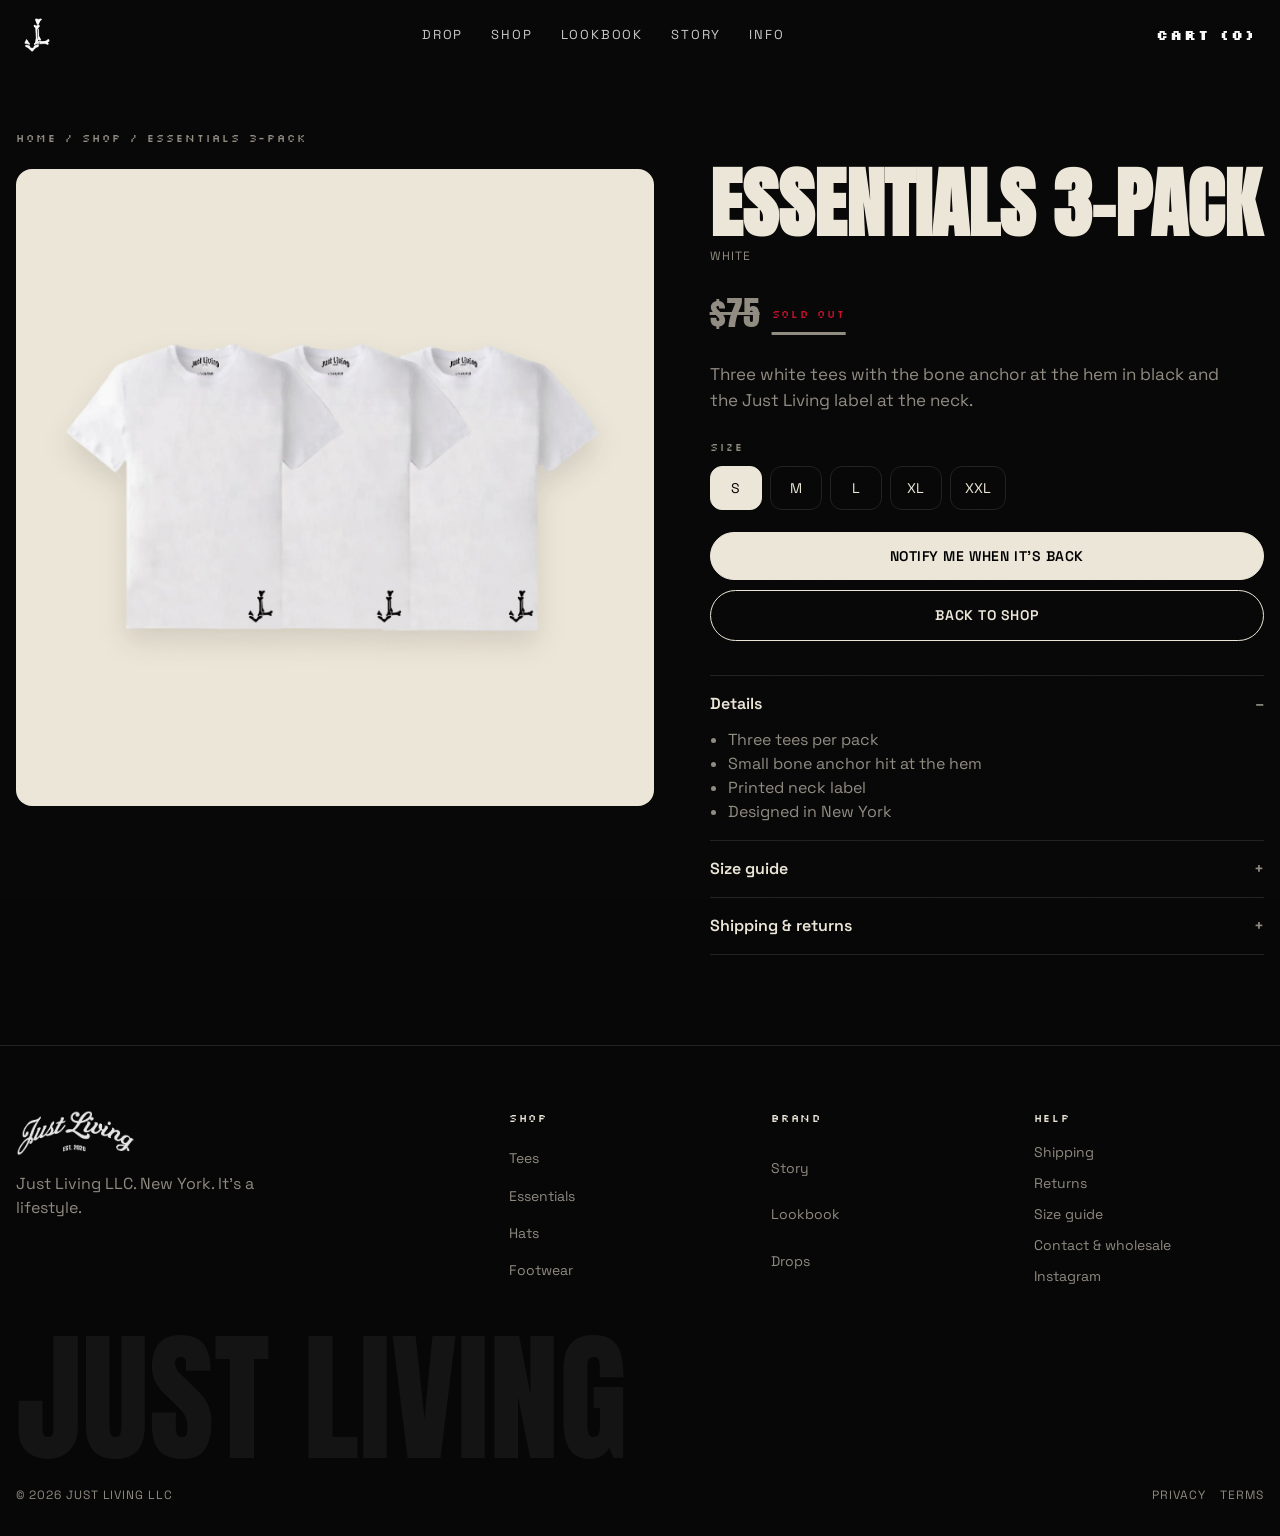
<file: product-essentials-3-pack-white.html>
<!doctype html>
<html lang="en">
<head>
<meta charset="utf-8">
<meta name="viewport" content="width=device-width, initial-scale=1">
<script>/* open at the top: iOS Safari otherwise restores an old scroll position after load */try{history.scrollRestoration='manual'}catch(e){}if(!location.hash){var __top=function(){window.scrollTo({top:0,left:0,behavior:'instant'})};addEventListener('load',__top);addEventListener('pageshow',__top);}</script>
<title>Essentials 3-Pack — Just Living</title>
<meta name="description" content="Three white tees with the bone anchor at the hem in black and the Just Living label at the neck.">
<meta property="og:title" content="Essentials 3-Pack — Just Living">
<meta property="og:description" content="It's a lifestyle. New York streetwear, est. 2020.">
<meta property="og:image" content="assets/products/ivory/tee-pack-white.jpg">
<meta property="og:type" content="website">
<meta name="twitter:card" content="summary_large_image">
<link rel="icon" href="assets/logo/jl-mark-white.png">
<link rel="preconnect" href="https://fonts.googleapis.com">
<link href="https://fonts.googleapis.com/css2?family=Anton&family=Silkscreen:wght@400;700&family=Space+Grotesk:wght@400;500;600&display=swap" rel="stylesheet">
<link rel="stylesheet" href="css/site.css">
</head>
<body class="grain">
<nav class="nav">
  <a class="logo" href="index.html" aria-label="Just Living"><img src="assets/logo/jl-mark-white.png" alt="JL"></a>
  <ul>
    <li><a href="index.html#drop">Drop</a></li>
    <li><a href="index.html#shop">Shop</a></li>
    <li><a href="index.html#lookbook">Lookbook</a></li>
    <li><a href="index.html#story">Story</a></li>
    <li><a href="info.html">Info</a></li>
  </ul>
  <div class="right">
    <a class="cart" href="#cart" data-cart-count>CART (0)</a>
    <button class="burger" aria-label="Menu">☰</button>
  </div>
</nav>
<main class="pdp">
  <div class="wrap">
    <p class="crumbs pixel"><a href="index.html">Home</a> / <a href="index.html#shop">Shop</a> / Essentials 3-Pack</p>
    <div class="grid">
      <div class="gallery"><img src="assets/products/ivory/tee-pack-white.jpg" alt="Essentials 3-Pack"></div>
      <div class="sticky">
        <h1>Essentials 3-Pack</h1>
        <p class="sub">White</p>
        <div class="price gone">$75<span class="flag">Sold out</span></div>
        <p class="desc">Three white tees with the bone anchor at the hem in black and the Just Living label at the neck.</p>
        <p class="pixel" style="margin-bottom:10px">Size</p>
        <div class="sizes" id="sizes"><button type="button" data-size="S" class=on>S</button><button type="button" data-size="M">M</button><button type="button" data-size="L">L</button><button type="button" data-size="XL">XL</button><button type="button" data-size="XXL">XXL</button></div>
        <div class="cta"><button class="btn solid wide" data-notify="essentials-3-pack-white">Notify me when it's back</button><a class="btn wide" href="index.html#shop">Back to shop</a></div>
        <details open><summary>Details</summary><ul><li>Three tees per pack</li><li>Small bone anchor hit at the hem</li><li>Printed neck label</li><li>Designed in New York</li></ul></details>
        <details><summary>Size guide</summary><div class="tablewrap"><table class="chart"><thead><tr><th>Size</th><th>Chest</th><th>Length</th><th>Shoulder</th></tr></thead><tbody><tr><td>S</td><td>22</td><td>27.5</td><td>22</td></tr><tr><td>M</td><td>23</td><td>28.5</td><td>23</td></tr><tr><td>L</td><td>24</td><td>29.5</td><td>24</td></tr><tr><td>XL</td><td>25</td><td>30.5</td><td>25</td></tr><tr><td>XXL</td><td>26</td><td>31.5</td><td>26</td></tr></tbody></table></div><p class="dim" style="font-size:13px">Boxy fit. Size down for a regular fit. Sample measurements, replace with the factory spec sheet.</p></details>
        <details><summary>Shipping &amp; returns</summary><ul><li>Ships from New York in 2 to 4 business days.</li><li>US shipping $8, free over $150. International at checkout.</li><li>Unworn items can be exchanged within 14 days. See <a href="info.html#returns" style="text-decoration:underline">returns</a>.</li></ul></details>
      </div>
    </div>
  </div>
</main>
<footer>
  <div class="wrap">
    <div class="top">
      <div><img class="wm" src="assets/logo/wordmark-white.png" alt="Just Living, est. 2020"><p style="color:var(--ink-dim);margin-top:16px;max-width:300px">Just Living LLC. New York. It's a lifestyle.</p></div>
      <ul><li>Shop</li><li><a href="index.html#shop">Tees</a></li><li><a href="index.html#shop">Essentials</a></li><li><a href="index.html#shop">Hats</a></li><li><a href="index.html#shop">Footwear</a></li></ul>
      <ul><li>Brand</li><li><a href="index.html#story">Story</a></li><li><a href="index.html#lookbook">Lookbook</a></li><li><a href="index.html#drop">Drops</a></li></ul>
      <ul><li>Help</li><li><a href="info.html#shipping">Shipping</a></li><li><a href="info.html#returns">Returns</a></li><li><a href="info.html#sizing">Size guide</a></li><li><a href="info.html#contact">Contact &amp; wholesale</a></li><li><a href="https://instagram.com/1justliving1" target="_blank" rel="noopener">Instagram</a></li></ul>
    </div>
    <div class="big">Just Living</div>
    <div class="bottom"><span>© 2026 Just Living LLC</span><span><a href="info.html#privacy">Privacy</a><a href="info.html#terms">Terms</a></span></div>
  </div>
</footer>
<script type="module">
import { initStore } from './js/store.js';
await initStore();
const sizes = document.getElementById('sizes'), add = document.getElementById('add');
sizes.addEventListener('click', e => {
  const b = e.target.closest('button'); if (!b) return;
  sizes.querySelectorAll('button').forEach(x => x.classList.toggle('on', x === b));
  if (add) add.dataset.size = b.dataset.size;
});
</script>
</body>
</html>
</file>
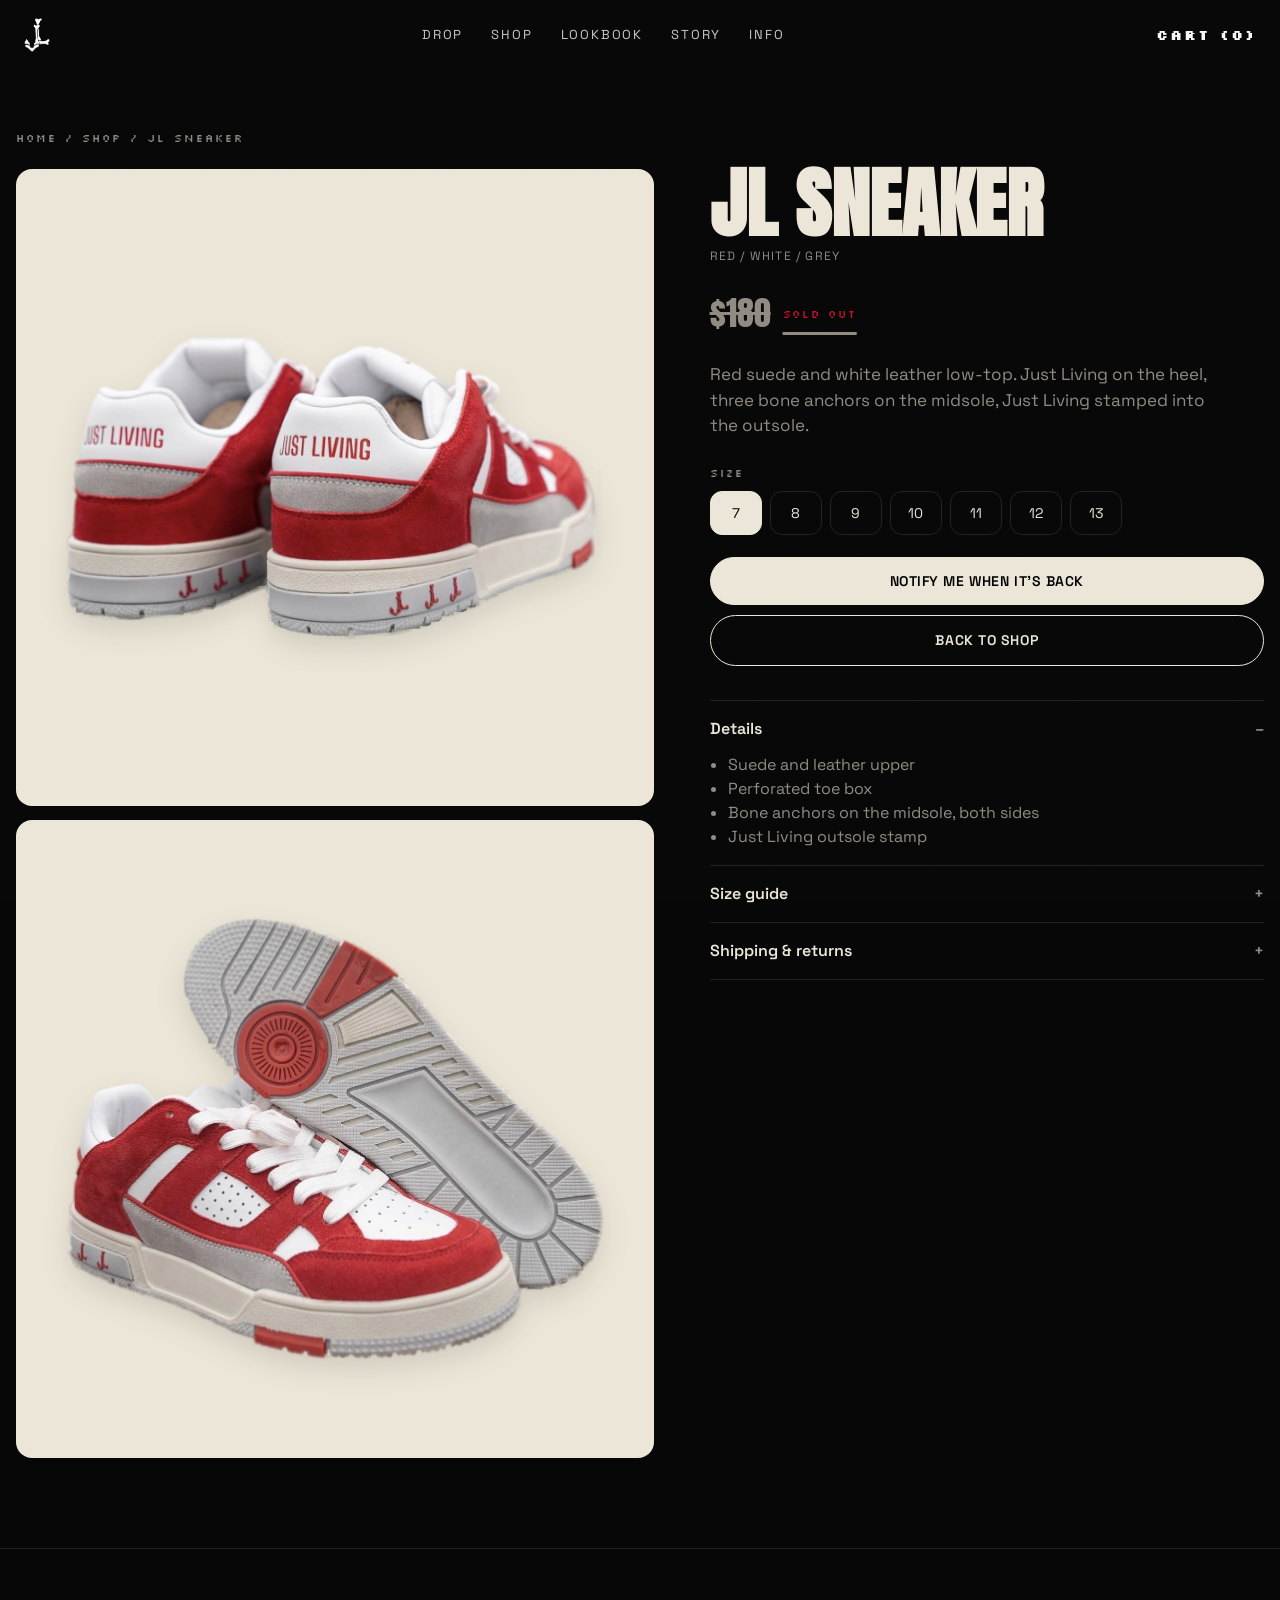
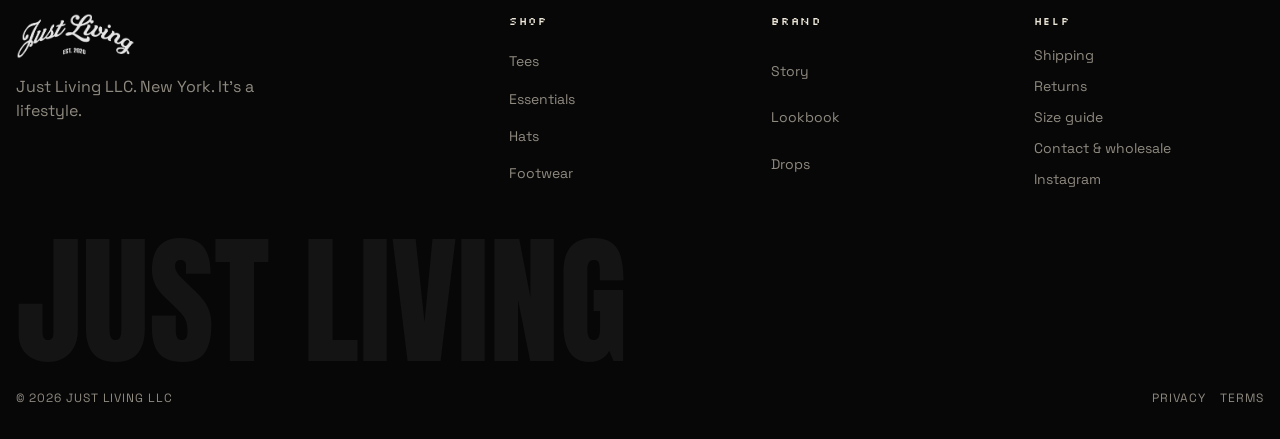
<file: product-jl-sneaker-red.html>
<!doctype html>
<html lang="en">
<head>
<meta charset="utf-8">
<meta name="viewport" content="width=device-width, initial-scale=1">
<script>/* open at the top: iOS Safari otherwise restores an old scroll position after load */try{history.scrollRestoration='manual'}catch(e){}if(!location.hash){var __top=function(){window.scrollTo({top:0,left:0,behavior:'instant'})};addEventListener('load',__top);addEventListener('pageshow',__top);}</script>
<title>JL Sneaker — Just Living</title>
<meta name="description" content="Red suede and white leather low-top. Just Living on the heel, three bone anchors on the midsole, Just Living stamped into the outsole.">
<meta property="og:title" content="JL Sneaker — Just Living">
<meta property="og:description" content="It's a lifestyle. New York streetwear, est. 2020.">
<meta property="og:image" content="assets/products/ivory/sneaker-red-heel.jpg">
<meta property="og:type" content="website">
<meta name="twitter:card" content="summary_large_image">
<link rel="icon" href="assets/logo/jl-mark-white.png">
<link rel="preconnect" href="https://fonts.googleapis.com">
<link href="https://fonts.googleapis.com/css2?family=Anton&family=Silkscreen:wght@400;700&family=Space+Grotesk:wght@400;500;600&display=swap" rel="stylesheet">
<link rel="stylesheet" href="css/site.css">
</head>
<body class="grain">
<nav class="nav">
  <a class="logo" href="index.html" aria-label="Just Living"><img src="assets/logo/jl-mark-white.png" alt="JL"></a>
  <ul>
    <li><a href="index.html#drop">Drop</a></li>
    <li><a href="index.html#shop">Shop</a></li>
    <li><a href="index.html#lookbook">Lookbook</a></li>
    <li><a href="index.html#story">Story</a></li>
    <li><a href="info.html">Info</a></li>
  </ul>
  <div class="right">
    <a class="cart" href="#cart" data-cart-count>CART (0)</a>
    <button class="burger" aria-label="Menu">☰</button>
  </div>
</nav>
<main class="pdp">
  <div class="wrap">
    <p class="crumbs pixel"><a href="index.html">Home</a> / <a href="index.html#shop">Shop</a> / JL Sneaker</p>
    <div class="grid">
      <div class="gallery"><img src="assets/products/ivory/sneaker-red-heel.jpg" alt="JL Sneaker"><img src="assets/products/ivory/sneaker-red-rooftop.jpg" alt="JL Sneaker"></div>
      <div class="sticky">
        <h1>JL Sneaker</h1>
        <p class="sub">Red / white / grey</p>
        <div class="price gone">$180<span class="flag">Sold out</span></div>
        <p class="desc">Red suede and white leather low-top. Just Living on the heel, three bone anchors on the midsole, Just Living stamped into the outsole.</p>
        <p class="pixel" style="margin-bottom:10px">Size</p>
        <div class="sizes" id="sizes"><button type="button" data-size="7" class=on>7</button><button type="button" data-size="8">8</button><button type="button" data-size="9">9</button><button type="button" data-size="10">10</button><button type="button" data-size="11">11</button><button type="button" data-size="12">12</button><button type="button" data-size="13">13</button></div>
        <div class="cta"><button class="btn solid wide" data-notify="jl-sneaker-red">Notify me when it's back</button><a class="btn wide" href="index.html#shop">Back to shop</a></div>
        <details open><summary>Details</summary><ul><li>Suede and leather upper</li><li>Perforated toe box</li><li>Bone anchors on the midsole, both sides</li><li>Just Living outsole stamp</li></ul></details>
        <details><summary>Size guide</summary><div class="tablewrap"><table class="chart"><thead><tr><th>US</th><th>EU</th><th>UK</th><th>CM</th></tr></thead><tbody><tr><td>7</td><td>40</td><td>6</td><td>25</td></tr><tr><td>8</td><td>41</td><td>7</td><td>26</td></tr><tr><td>9</td><td>42</td><td>8</td><td>27</td></tr><tr><td>10</td><td>43</td><td>9</td><td>28</td></tr><tr><td>11</td><td>44</td><td>10</td><td>29</td></tr><tr><td>12</td><td>45</td><td>11</td><td>30</td></tr><tr><td>13</td><td>46</td><td>12</td><td>31</td></tr></tbody></table></div><p class="dim" style="font-size:13px">True to size. Half sizes go up.</p></details>
        <details><summary>Shipping &amp; returns</summary><ul><li>Ships from New York in 2 to 4 business days.</li><li>US shipping $8, free over $150. International at checkout.</li><li>Unworn items can be exchanged within 14 days. See <a href="info.html#returns" style="text-decoration:underline">returns</a>.</li></ul></details>
      </div>
    </div>
  </div>
</main>
<footer>
  <div class="wrap">
    <div class="top">
      <div><img class="wm" src="assets/logo/wordmark-white.png" alt="Just Living, est. 2020"><p style="color:var(--ink-dim);margin-top:16px;max-width:300px">Just Living LLC. New York. It's a lifestyle.</p></div>
      <ul><li>Shop</li><li><a href="index.html#shop">Tees</a></li><li><a href="index.html#shop">Essentials</a></li><li><a href="index.html#shop">Hats</a></li><li><a href="index.html#shop">Footwear</a></li></ul>
      <ul><li>Brand</li><li><a href="index.html#story">Story</a></li><li><a href="index.html#lookbook">Lookbook</a></li><li><a href="index.html#drop">Drops</a></li></ul>
      <ul><li>Help</li><li><a href="info.html#shipping">Shipping</a></li><li><a href="info.html#returns">Returns</a></li><li><a href="info.html#sizing">Size guide</a></li><li><a href="info.html#contact">Contact &amp; wholesale</a></li><li><a href="https://instagram.com/1justliving1" target="_blank" rel="noopener">Instagram</a></li></ul>
    </div>
    <div class="big">Just Living</div>
    <div class="bottom"><span>© 2026 Just Living LLC</span><span><a href="info.html#privacy">Privacy</a><a href="info.html#terms">Terms</a></span></div>
  </div>
</footer>
<script type="module">
import { initStore } from './js/store.js';
await initStore();
const sizes = document.getElementById('sizes'), add = document.getElementById('add');
sizes.addEventListener('click', e => {
  const b = e.target.closest('button'); if (!b) return;
  sizes.querySelectorAll('button').forEach(x => x.classList.toggle('on', x === b));
  if (add) add.dataset.size = b.dataset.size;
});
</script>
</body>
</html>
</file>
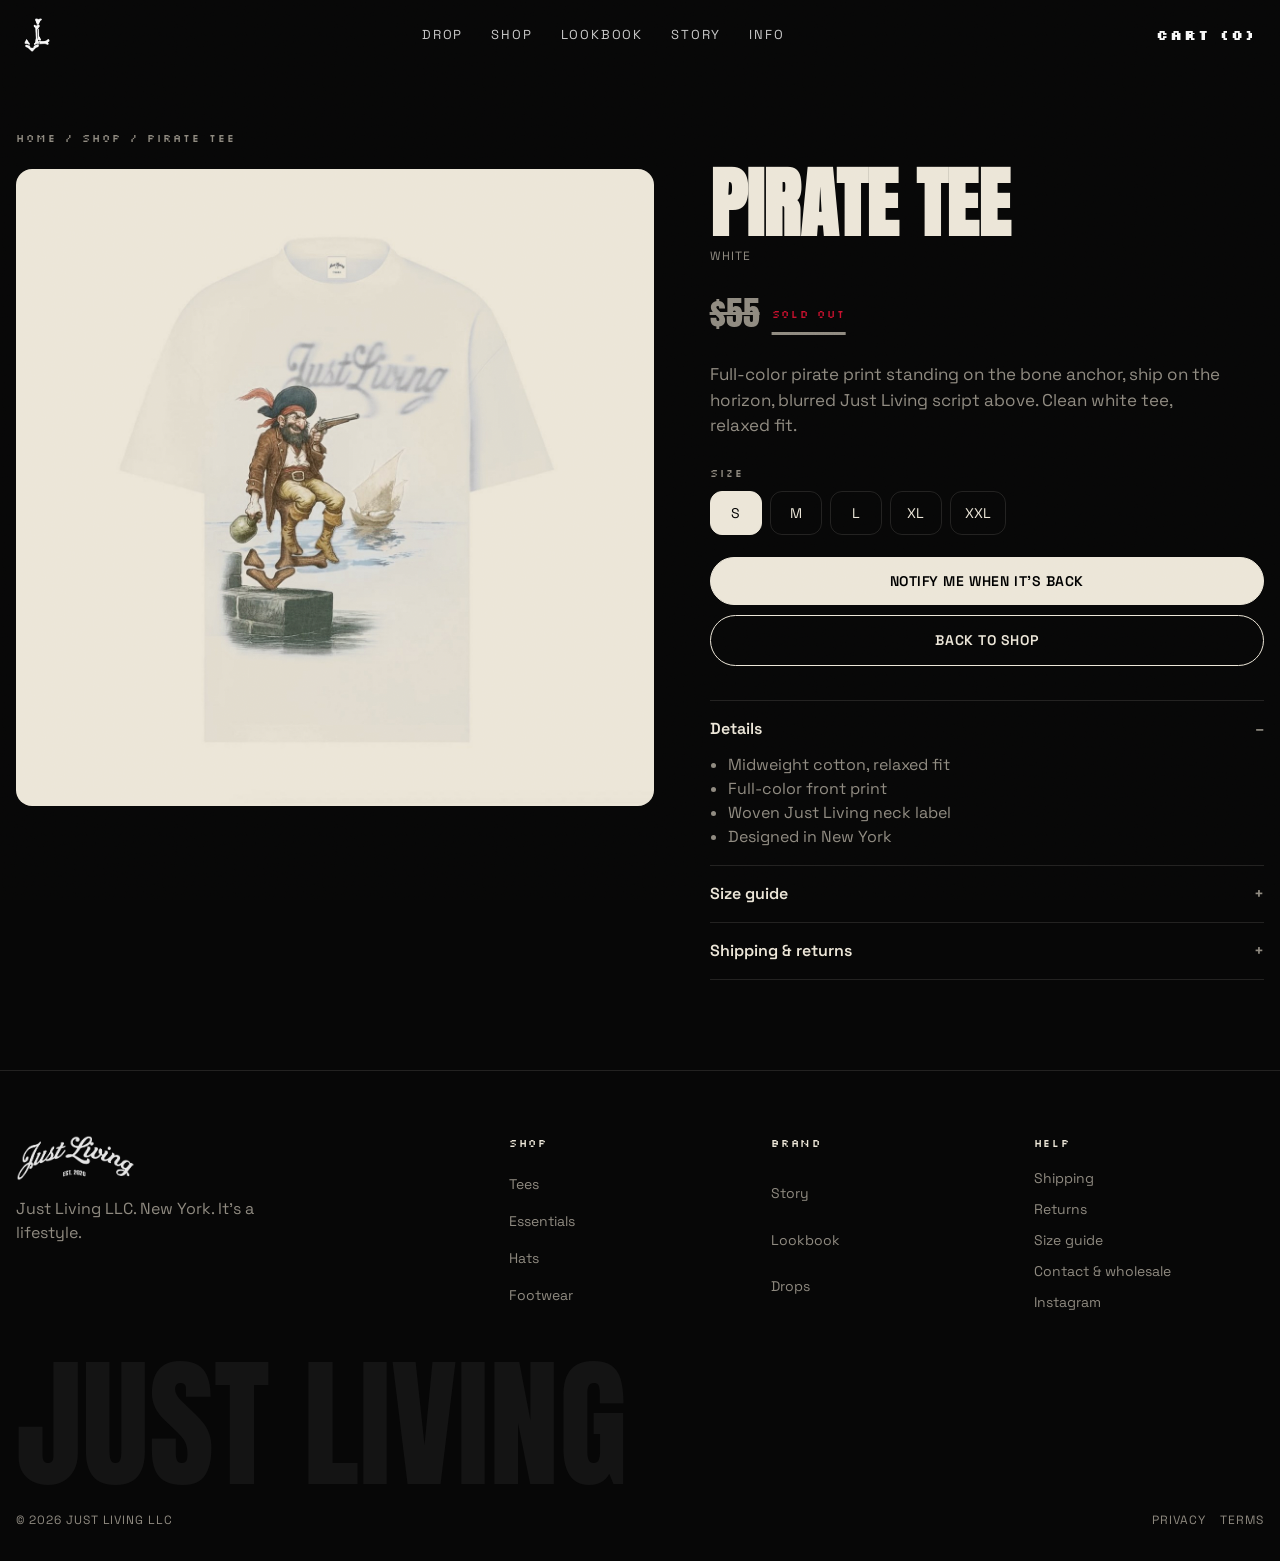
<file: product-pirate-tee.html>
<!doctype html>
<html lang="en">
<head>
<meta charset="utf-8">
<meta name="viewport" content="width=device-width, initial-scale=1">
<script>/* open at the top: iOS Safari otherwise restores an old scroll position after load */try{history.scrollRestoration='manual'}catch(e){}if(!location.hash){var __top=function(){window.scrollTo({top:0,left:0,behavior:'instant'})};addEventListener('load',__top);addEventListener('pageshow',__top);}</script>
<title>Pirate Tee — Just Living</title>
<meta name="description" content="Full-color pirate print standing on the bone anchor, ship on the horizon, blurred Just Living script above. Clean white tee, relaxed fit.">
<meta property="og:title" content="Pirate Tee — Just Living">
<meta property="og:description" content="It's a lifestyle. New York streetwear, est. 2020.">
<meta property="og:image" content="assets/products/ivory/pirate-tee.jpg">
<meta property="og:type" content="website">
<meta name="twitter:card" content="summary_large_image">
<link rel="icon" href="assets/logo/jl-mark-white.png">
<link rel="preconnect" href="https://fonts.googleapis.com">
<link href="https://fonts.googleapis.com/css2?family=Anton&family=Silkscreen:wght@400;700&family=Space+Grotesk:wght@400;500;600&display=swap" rel="stylesheet">
<link rel="stylesheet" href="css/site.css">
</head>
<body class="grain">
<nav class="nav">
  <a class="logo" href="index.html" aria-label="Just Living"><img src="assets/logo/jl-mark-white.png" alt="JL"></a>
  <ul>
    <li><a href="index.html#drop">Drop</a></li>
    <li><a href="index.html#shop">Shop</a></li>
    <li><a href="index.html#lookbook">Lookbook</a></li>
    <li><a href="index.html#story">Story</a></li>
    <li><a href="info.html">Info</a></li>
  </ul>
  <div class="right">
    <a class="cart" href="#cart" data-cart-count>CART (0)</a>
    <button class="burger" aria-label="Menu">☰</button>
  </div>
</nav>
<main class="pdp">
  <div class="wrap">
    <p class="crumbs pixel"><a href="index.html">Home</a> / <a href="index.html#shop">Shop</a> / Pirate Tee</p>
    <div class="grid">
      <div class="gallery"><img src="assets/products/ivory/pirate-tee.jpg" alt="Pirate Tee"></div>
      <div class="sticky">
        <h1>Pirate Tee</h1>
        <p class="sub">White</p>
        <div class="price gone">$55<span class="flag">Sold out</span></div>
        <p class="desc">Full-color pirate print standing on the bone anchor, ship on the horizon, blurred Just Living script above. Clean white tee, relaxed fit.</p>
        <p class="pixel" style="margin-bottom:10px">Size</p>
        <div class="sizes" id="sizes"><button type="button" data-size="S" class=on>S</button><button type="button" data-size="M">M</button><button type="button" data-size="L">L</button><button type="button" data-size="XL">XL</button><button type="button" data-size="XXL">XXL</button></div>
        <div class="cta"><button class="btn solid wide" data-notify="pirate-tee">Notify me when it's back</button><a class="btn wide" href="index.html#shop">Back to shop</a></div>
        <details open><summary>Details</summary><ul><li>Midweight cotton, relaxed fit</li><li>Full-color front print</li><li>Woven Just Living neck label</li><li>Designed in New York</li></ul></details>
        <details><summary>Size guide</summary><div class="tablewrap"><table class="chart"><thead><tr><th>Size</th><th>Chest</th><th>Length</th><th>Shoulder</th></tr></thead><tbody><tr><td>S</td><td>22</td><td>27.5</td><td>22</td></tr><tr><td>M</td><td>23</td><td>28.5</td><td>23</td></tr><tr><td>L</td><td>24</td><td>29.5</td><td>24</td></tr><tr><td>XL</td><td>25</td><td>30.5</td><td>25</td></tr><tr><td>XXL</td><td>26</td><td>31.5</td><td>26</td></tr></tbody></table></div><p class="dim" style="font-size:13px">Boxy fit. Size down for a regular fit. Sample measurements, replace with the factory spec sheet.</p></details>
        <details><summary>Shipping &amp; returns</summary><ul><li>Ships from New York in 2 to 4 business days.</li><li>US shipping $8, free over $150. International at checkout.</li><li>Unworn items can be exchanged within 14 days. See <a href="info.html#returns" style="text-decoration:underline">returns</a>.</li></ul></details>
      </div>
    </div>
  </div>
</main>
<footer>
  <div class="wrap">
    <div class="top">
      <div><img class="wm" src="assets/logo/wordmark-white.png" alt="Just Living, est. 2020"><p style="color:var(--ink-dim);margin-top:16px;max-width:300px">Just Living LLC. New York. It's a lifestyle.</p></div>
      <ul><li>Shop</li><li><a href="index.html#shop">Tees</a></li><li><a href="index.html#shop">Essentials</a></li><li><a href="index.html#shop">Hats</a></li><li><a href="index.html#shop">Footwear</a></li></ul>
      <ul><li>Brand</li><li><a href="index.html#story">Story</a></li><li><a href="index.html#lookbook">Lookbook</a></li><li><a href="index.html#drop">Drops</a></li></ul>
      <ul><li>Help</li><li><a href="info.html#shipping">Shipping</a></li><li><a href="info.html#returns">Returns</a></li><li><a href="info.html#sizing">Size guide</a></li><li><a href="info.html#contact">Contact &amp; wholesale</a></li><li><a href="https://instagram.com/1justliving1" target="_blank" rel="noopener">Instagram</a></li></ul>
    </div>
    <div class="big">Just Living</div>
    <div class="bottom"><span>© 2026 Just Living LLC</span><span><a href="info.html#privacy">Privacy</a><a href="info.html#terms">Terms</a></span></div>
  </div>
</footer>
<script type="module">
import { initStore } from './js/store.js';
await initStore();
const sizes = document.getElementById('sizes'), add = document.getElementById('add');
sizes.addEventListener('click', e => {
  const b = e.target.closest('button'); if (!b) return;
  sizes.querySelectorAll('button').forEach(x => x.classList.toggle('on', x === b));
  if (add) add.dataset.size = b.dataset.size;
});
</script>
</body>
</html>
</file>
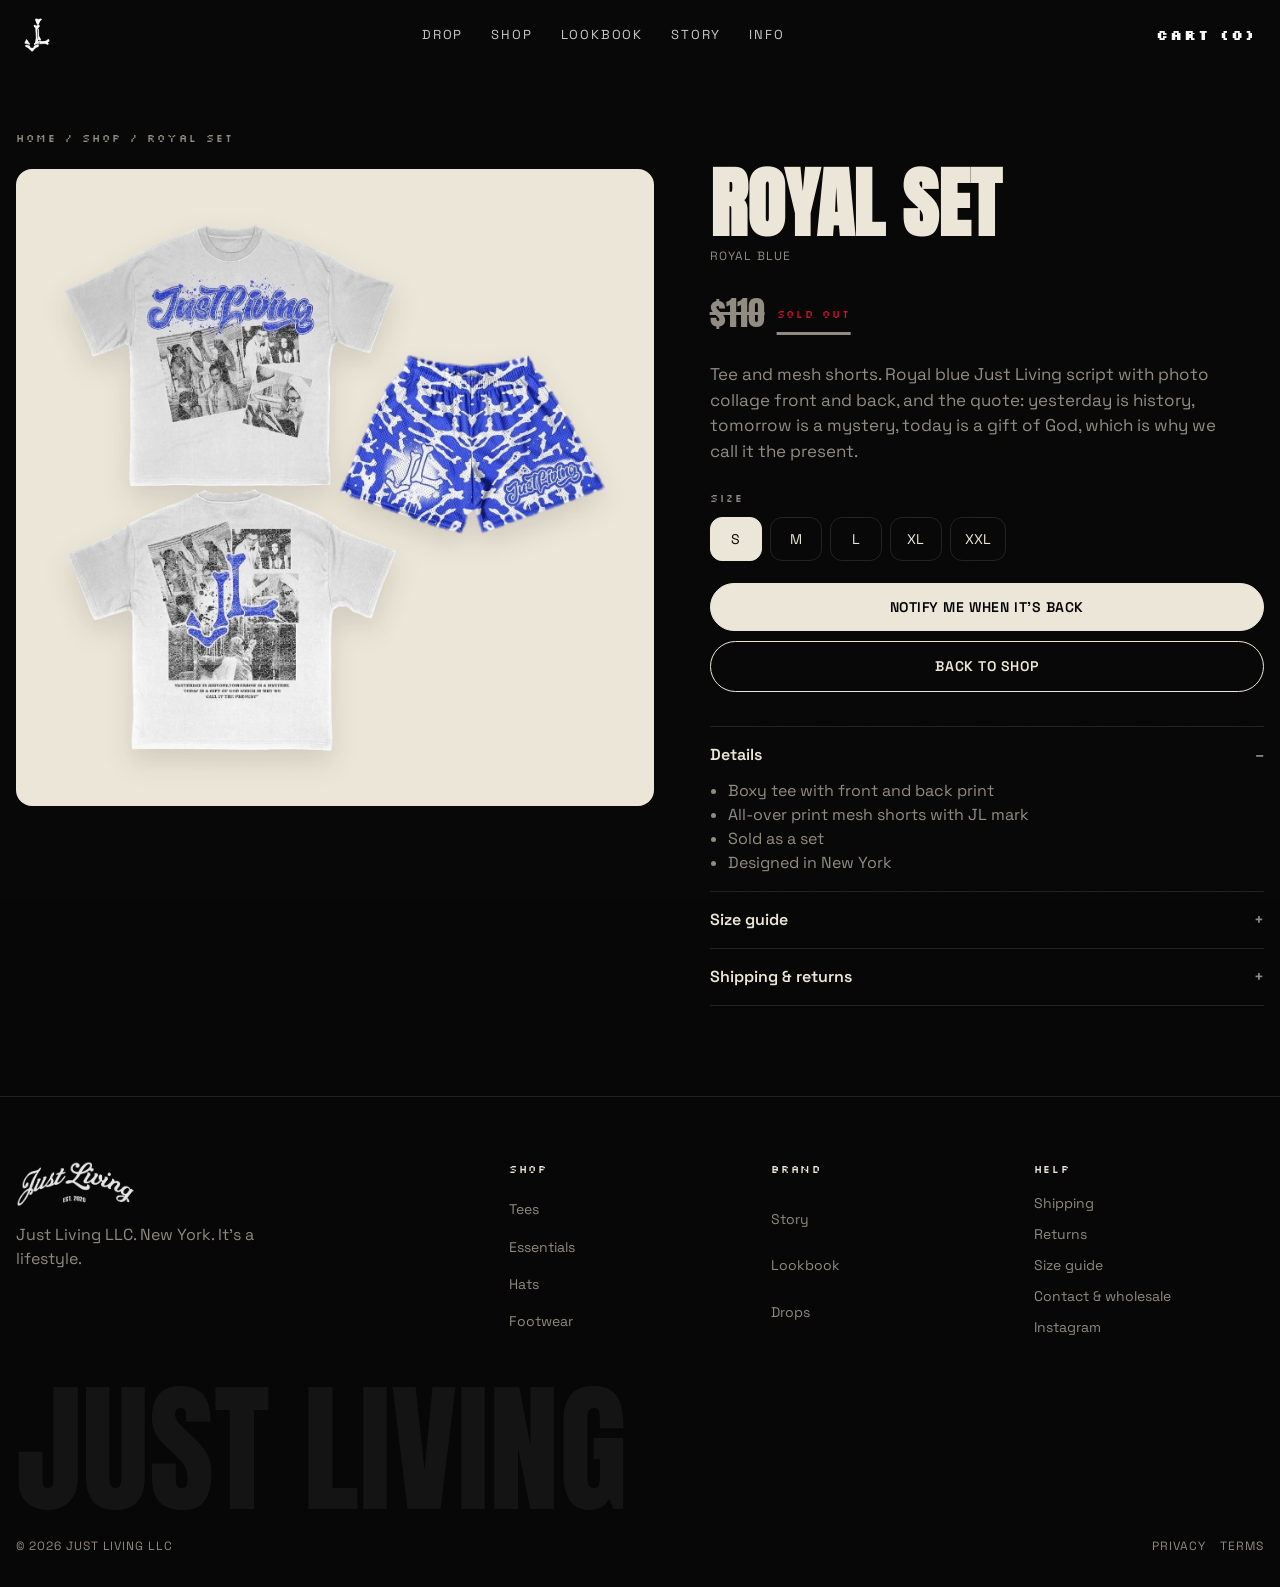
<file: product-royal-set.html>
<!doctype html>
<html lang="en">
<head>
<meta charset="utf-8">
<meta name="viewport" content="width=device-width, initial-scale=1">
<script>/* open at the top: iOS Safari otherwise restores an old scroll position after load */try{history.scrollRestoration='manual'}catch(e){}if(!location.hash){var __top=function(){window.scrollTo({top:0,left:0,behavior:'instant'})};addEventListener('load',__top);addEventListener('pageshow',__top);}</script>
<title>Royal Set — Just Living</title>
<meta name="description" content="Tee and mesh shorts. Royal blue Just Living script with photo collage front and back, and the quote: yesterday is history, tomorrow is a mystery, today is a gift of God, which is why we call it the present.">
<meta property="og:title" content="Royal Set — Just Living">
<meta property="og:description" content="It's a lifestyle. New York streetwear, est. 2020.">
<meta property="og:image" content="assets/products/ivory/blue-set.jpg">
<meta property="og:type" content="website">
<meta name="twitter:card" content="summary_large_image">
<link rel="icon" href="assets/logo/jl-mark-white.png">
<link rel="preconnect" href="https://fonts.googleapis.com">
<link href="https://fonts.googleapis.com/css2?family=Anton&family=Silkscreen:wght@400;700&family=Space+Grotesk:wght@400;500;600&display=swap" rel="stylesheet">
<link rel="stylesheet" href="css/site.css">
</head>
<body class="grain">
<nav class="nav">
  <a class="logo" href="index.html" aria-label="Just Living"><img src="assets/logo/jl-mark-white.png" alt="JL"></a>
  <ul>
    <li><a href="index.html#drop">Drop</a></li>
    <li><a href="index.html#shop">Shop</a></li>
    <li><a href="index.html#lookbook">Lookbook</a></li>
    <li><a href="index.html#story">Story</a></li>
    <li><a href="info.html">Info</a></li>
  </ul>
  <div class="right">
    <a class="cart" href="#cart" data-cart-count>CART (0)</a>
    <button class="burger" aria-label="Menu">☰</button>
  </div>
</nav>
<main class="pdp">
  <div class="wrap">
    <p class="crumbs pixel"><a href="index.html">Home</a> / <a href="index.html#shop">Shop</a> / Royal Set</p>
    <div class="grid">
      <div class="gallery"><img src="assets/products/ivory/blue-set.jpg" alt="Royal Set"></div>
      <div class="sticky">
        <h1>Royal Set</h1>
        <p class="sub">Royal blue</p>
        <div class="price gone">$110<span class="flag">Sold out</span></div>
        <p class="desc">Tee and mesh shorts. Royal blue Just Living script with photo collage front and back, and the quote: yesterday is history, tomorrow is a mystery, today is a gift of God, which is why we call it the present.</p>
        <p class="pixel" style="margin-bottom:10px">Size</p>
        <div class="sizes" id="sizes"><button type="button" data-size="S" class=on>S</button><button type="button" data-size="M">M</button><button type="button" data-size="L">L</button><button type="button" data-size="XL">XL</button><button type="button" data-size="XXL">XXL</button></div>
        <div class="cta"><button class="btn solid wide" data-notify="royal-set">Notify me when it's back</button><a class="btn wide" href="index.html#shop">Back to shop</a></div>
        <details open><summary>Details</summary><ul><li>Boxy tee with front and back print</li><li>All-over print mesh shorts with JL mark</li><li>Sold as a set</li><li>Designed in New York</li></ul></details>
        <details><summary>Size guide</summary><div class="tablewrap"><table class="chart"><thead><tr><th>Size</th><th>Chest</th><th>Length</th><th>Shoulder</th></tr></thead><tbody><tr><td>S</td><td>22</td><td>27.5</td><td>22</td></tr><tr><td>M</td><td>23</td><td>28.5</td><td>23</td></tr><tr><td>L</td><td>24</td><td>29.5</td><td>24</td></tr><tr><td>XL</td><td>25</td><td>30.5</td><td>25</td></tr><tr><td>XXL</td><td>26</td><td>31.5</td><td>26</td></tr></tbody></table></div><p class="dim" style="font-size:13px">Boxy fit. Size down for a regular fit. Sample measurements, replace with the factory spec sheet.</p></details>
        <details><summary>Shipping &amp; returns</summary><ul><li>Ships from New York in 2 to 4 business days.</li><li>US shipping $8, free over $150. International at checkout.</li><li>Unworn items can be exchanged within 14 days. See <a href="info.html#returns" style="text-decoration:underline">returns</a>.</li></ul></details>
      </div>
    </div>
  </div>
</main>
<footer>
  <div class="wrap">
    <div class="top">
      <div><img class="wm" src="assets/logo/wordmark-white.png" alt="Just Living, est. 2020"><p style="color:var(--ink-dim);margin-top:16px;max-width:300px">Just Living LLC. New York. It's a lifestyle.</p></div>
      <ul><li>Shop</li><li><a href="index.html#shop">Tees</a></li><li><a href="index.html#shop">Essentials</a></li><li><a href="index.html#shop">Hats</a></li><li><a href="index.html#shop">Footwear</a></li></ul>
      <ul><li>Brand</li><li><a href="index.html#story">Story</a></li><li><a href="index.html#lookbook">Lookbook</a></li><li><a href="index.html#drop">Drops</a></li></ul>
      <ul><li>Help</li><li><a href="info.html#shipping">Shipping</a></li><li><a href="info.html#returns">Returns</a></li><li><a href="info.html#sizing">Size guide</a></li><li><a href="info.html#contact">Contact &amp; wholesale</a></li><li><a href="https://instagram.com/1justliving1" target="_blank" rel="noopener">Instagram</a></li></ul>
    </div>
    <div class="big">Just Living</div>
    <div class="bottom"><span>© 2026 Just Living LLC</span><span><a href="info.html#privacy">Privacy</a><a href="info.html#terms">Terms</a></span></div>
  </div>
</footer>
<script type="module">
import { initStore } from './js/store.js';
await initStore();
const sizes = document.getElementById('sizes'), add = document.getElementById('add');
sizes.addEventListener('click', e => {
  const b = e.target.closest('button'); if (!b) return;
  sizes.querySelectorAll('button').forEach(x => x.classList.toggle('on', x === b));
  if (add) add.dataset.size = b.dataset.size;
});
</script>
</body>
</html>
</file>
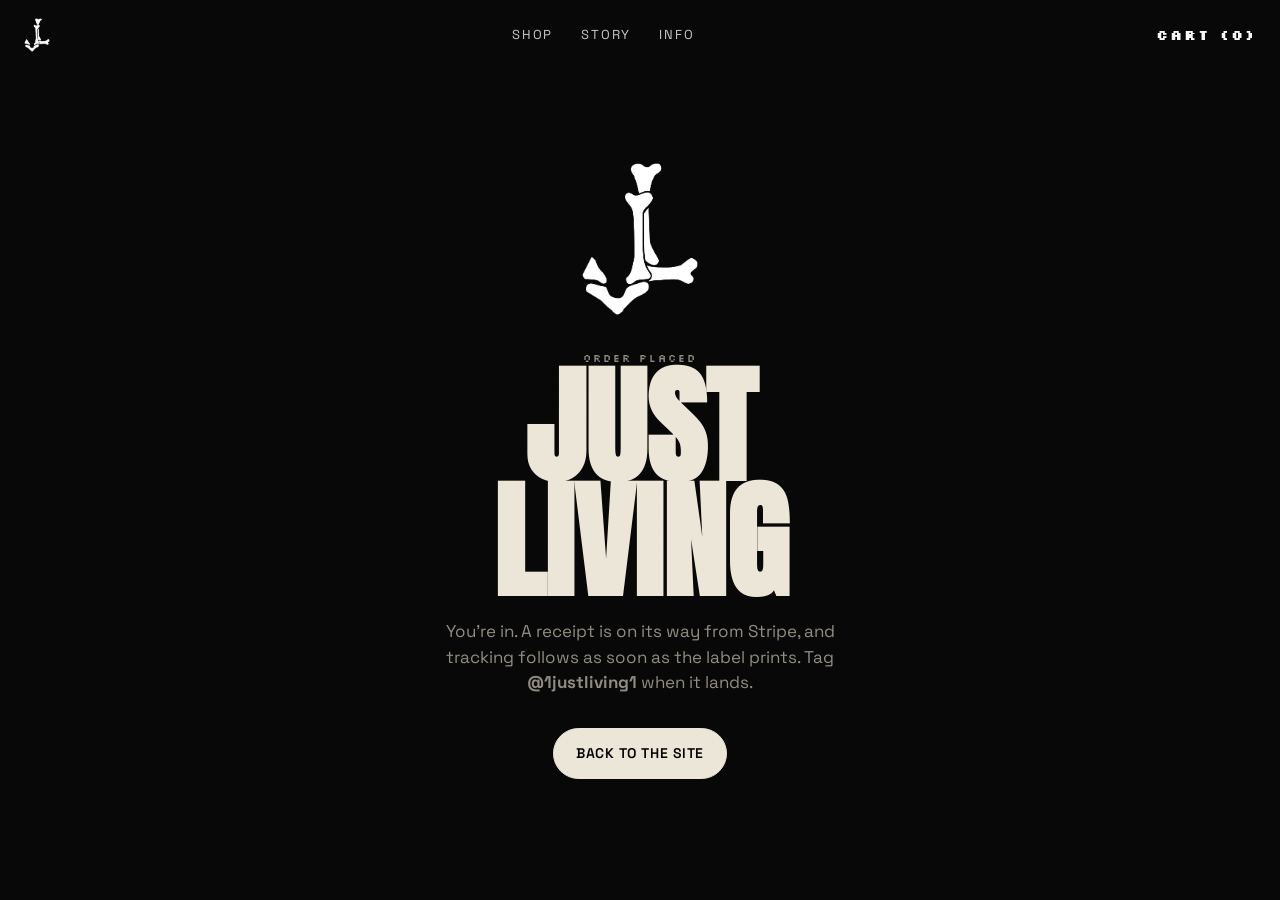
<file: thanks.html>
<!doctype html>
<html lang="en">
<head>
<meta charset="utf-8">
<meta name="viewport" content="width=device-width, initial-scale=1">
<script>/* open at the top: iOS Safari otherwise restores an old scroll position after load */try{history.scrollRestoration='manual'}catch(e){}if(!location.hash){var __top=function(){window.scrollTo({top:0,left:0,behavior:'instant'})};addEventListener('load',__top);addEventListener('pageshow',__top);}</script>
<title>Order placed — Just Living</title>
<meta name="robots" content="noindex">
<link rel="icon" href="assets/logo/jl-mark-white.png">
<link rel="preconnect" href="https://fonts.googleapis.com">
<link href="https://fonts.googleapis.com/css2?family=Anton&family=Silkscreen:wght@400;700&family=Space+Grotesk:wght@400;500;600&display=swap" rel="stylesheet">
<link rel="stylesheet" href="css/site.css">
<style>
.thanks{min-height:100svh;display:grid;place-items:center;text-align:center;padding:120px 24px 80px}
.thanks img{width:120px;margin:0 auto 28px}
.thanks h1{font-family:var(--display);font-size:clamp(56px,10vw,140px);line-height:.9;text-transform:uppercase}
.thanks p{color:var(--ink-dim);max-width:460px;margin:20px auto 32px;font-size:17px}
</style>
</head>
<body class="grain">
<nav class="nav">
  <a class="logo" href="index.html" aria-label="Just Living"><img src="assets/logo/jl-mark-white.png" alt="JL"></a>
  <ul><li><a href="index.html#shop">Shop</a></li><li><a href="index.html#story">Story</a></li><li><a href="info.html">Info</a></li></ul>
  <div class="right"><a class="cart" href="#cart" data-cart-count>CART (0)</a><button class="burger" aria-label="Menu">☰</button></div>
</nav>
<main class="thanks">
  <div>
    <img src="assets/logo/jl-mark-white.png" alt="">
    <span class="pixel">Order placed</span>
    <h1>Just<br>Living</h1>
    <p>You're in. A receipt is on its way from Stripe, and tracking follows as soon as the label prints. Tag <strong>@1justliving1</strong> when it lands.</p>
    <a class="btn solid" href="index.html">Back to the site</a>
  </div>
</main>
<script type="module">
import { initStore, clearCart } from './js/store.js';
await initStore();
clearCart();
</script>
</body>
</html>
</file>
<file: css/site.css>
:root{
  --bg:#070707; --bg-2:#0e0e0e; --ink:#ece6d8; --ink-dim:#8f8a80; --line:rgba(236,230,216,.12);
  --red:#c8102e; --bone:#ece6d8;
  --display:'Anton', Impact, sans-serif; --pixel:'Silkscreen', monospace; --body:'Space Grotesk', system-ui, sans-serif;
  color-scheme:dark;
}
*{box-sizing:border-box;margin:0;padding:0}
html{scroll-behavior:smooth}
body{background:var(--bg);color:var(--ink);font-family:var(--body);line-height:1.5;overflow-x:hidden;-webkit-font-smoothing:antialiased;font-size:16px}
a{color:inherit;text-decoration:none}
img{display:block;max-width:100%}
button{font-family:var(--body)}
.wrap{width:min(1280px,100% - 32px);margin-inline:auto}
.pixel{font-family:var(--pixel);font-size:11px;letter-spacing:.18em;text-transform:uppercase;color:var(--ink-dim)}
.display{font-family:var(--display);text-transform:uppercase;line-height:.92;letter-spacing:.01em}
h2.display{font-size:clamp(40px,7vw,96px)}
.dim{color:var(--ink-dim)}
.btn{display:inline-flex;align-items:center;justify-content:center;gap:10px;padding:14px 22px;border:1px solid var(--ink);border-radius:999px;font-weight:600;font-size:14px;letter-spacing:.04em;text-transform:uppercase;transition:.25s;cursor:pointer;background:transparent;color:var(--ink)}
.btn:hover{background:var(--ink);color:#000}
.btn.solid{background:var(--ink);color:#000}
.btn.solid:hover{background:#fff}
.btn.wide{width:100%}
.btn.dead{opacity:.45;cursor:not-allowed;text-decoration:line-through}
.btn.dead:hover{background:transparent;color:var(--ink)}
.mini{font-family:var(--pixel);font-size:10px;letter-spacing:.12em;text-transform:uppercase;padding:8px 12px;border:1px solid var(--line);border-radius:999px;background:transparent;color:var(--ink);cursor:pointer;transition:.2s;white-space:nowrap}
.mini:hover,.mini.solid{background:var(--ink);color:#000;border-color:var(--ink)}
.grain::after{content:"";position:fixed;inset:0;pointer-events:none;z-index:50;opacity:.07;mix-blend-mode:overlay;
  background-image:url("data:image/svg+xml,%3Csvg xmlns='http://www.w3.org/2000/svg' width='160' height='160'%3E%3Cfilter id='n'%3E%3CfeTurbulence type='fractalNoise' baseFrequency='.9' numOctaves='2' stitchTiles='stitch'/%3E%3C/filter%3E%3Crect width='100%25' height='100%25' filter='url(%23n)'/%3E%3C/svg%3E")}
:focus-visible{outline:2px solid var(--ink);outline-offset:3px}

/* nav */
.nav{position:fixed;top:0;left:0;right:0;z-index:40;display:flex;align-items:center;justify-content:space-between;padding:18px 24px;mix-blend-mode:difference;color:#fff}
.nav .logo img{height:34px;width:auto}
.nav ul{display:flex;gap:28px;list-style:none;font-size:13px;letter-spacing:.14em;text-transform:uppercase}
.nav ul a{opacity:.8;transition:.2s}.nav ul a:hover{opacity:1}
.nav .right{display:flex;align-items:center;gap:18px}
.nav .cart{font-family:var(--pixel);font-size:14px;letter-spacing:.14em;font-weight:700;cursor:pointer}
.burger{display:none;width:40px;height:40px;border:1px solid rgba(255,255,255,.4);border-radius:50%;background:transparent;color:#fff;cursor:pointer;font-size:18px;line-height:1}
@media(max-width:760px){
  .nav ul{display:none}
  .burger{display:grid;place-items:center}
  .nav.open{mix-blend-mode:normal;background:#000;flex-wrap:wrap;height:100svh;align-content:flex-start;gap:40px}
  .nav.open ul{display:grid;width:100%;gap:22px;font-family:var(--display);font-size:44px;letter-spacing:.02em}
  .nav.open ul a{opacity:1}
  .nav.open ul{order:3}
  .nav.open .right{margin-left:auto}
}

/* hero */
.hero{position:relative;min-height:100svh;display:grid;align-items:end;overflow:hidden;background:radial-gradient(ellipse 70% 60% at 65% 45%,#1d1c1a 0%,#0a0a0a 55%,#050505 100%)}
.hero .bg{position:absolute;inset:-6% 0 0;z-index:0;pointer-events:none;overflow:hidden}
.hero .bg img{width:100%;height:100%;object-fit:cover;object-position:50% 70%;opacity:.95;filter:grayscale(1) brightness(1.35) contrast(1.05);animation:drift 40s ease-in-out infinite alternate;will-change:transform}
.hero .bg::after{content:"";position:absolute;inset:0;background:linear-gradient(to bottom,rgba(7,7,7,.55) 0%,rgba(7,7,7,0) 40%,rgba(7,7,7,.35) 80%,#070707 100%)}
@keyframes drift{from{transform:scale(1.04) translateX(-1%)}to{transform:scale(1.1) translateX(1%)}}
.hero canvas{position:absolute;inset:0;width:100%;height:100%;display:block;z-index:1}
@media(prefers-reduced-motion:reduce){.hero .bg img{animation:none}}
.hero .fallback{display:none;z-index:1;position:absolute;right:8%;top:50%;transform:translateY(-50%);height:60%;width:auto;opacity:.9}
.no-webgl .hero canvas,.no-webgl .mats{display:none}
.no-webgl .hero .fallback{display:block}
.hero .copy{position:relative;z-index:2;padding:120px 24px 56px;width:100%;pointer-events:none}
.hero .copy>*{pointer-events:auto}
.hero .copy::before{content:"";position:absolute;left:0;right:0;bottom:0;height:85%;z-index:-1;pointer-events:none;background:linear-gradient(to top,rgba(5,5,5,.92) 0%,rgba(5,5,5,.75) 40%,rgba(5,5,5,0) 100%)}
.hero .tag{display:inline-block;margin-bottom:18px}
.hero .tag .pixel{color:var(--ink)}
.hero h1{font-family:var(--display);font-size:clamp(64px,13vw,200px);line-height:.86;text-transform:uppercase;letter-spacing:-.005em;text-shadow:0 0 60px rgba(0,0,0,.9),0 4px 24px rgba(0,0,0,.8)}
.hero h1 span{display:block}
.hero h1 .thin{-webkit-text-stroke:1.5px var(--ink);color:transparent;text-shadow:none;filter:drop-shadow(0 0 18px rgba(0,0,0,.95)) drop-shadow(0 0 2px rgba(0,0,0,1))}
.hero .meta{display:flex;flex-wrap:wrap;gap:24px 40px;align-items:center;margin-top:28px}
.hero .side{position:absolute;right:24px;top:50%;transform:translateY(-50%) rotate(90deg);transform-origin:right center;z-index:2;white-space:nowrap}
.mats{display:flex;gap:8px;align-items:center;flex-wrap:wrap}
.mats button{font-family:var(--pixel);font-size:10px;letter-spacing:.12em;text-transform:uppercase;padding:9px 12px;border:1px solid var(--line);border-radius:999px;background:rgba(0,0,0,.35);color:var(--ink-dim);cursor:pointer;backdrop-filter:blur(6px);transition:.2s}
.mats button:hover,.mats button.on{color:#000;background:var(--ink);border-color:var(--ink)}
.scroll-hint{position:absolute;right:28px;bottom:22px;z-index:2;display:flex;flex-direction:column;align-items:center;gap:6px;opacity:.7}
.scroll-hint i{width:1px;height:38px;background:var(--ink);animation:drop 1.6s ease-in-out infinite;transform-origin:top}
@keyframes drop{0%{transform:scaleY(0)}50%{transform:scaleY(1)}100%{transform:scaleY(0);transform-origin:bottom}}
@media(max-width:999px){.hero .side{display:none}.hero .copy{padding-bottom:72px}.scroll-hint{display:none}}

/* countdown bar */
.count{display:flex;align-items:center;justify-content:center;gap:14px 28px;flex-wrap:wrap;padding:20px 24px;background:#141414;border-top:1px solid var(--line);border-bottom:1px solid var(--line)}
.count .pixel{font-size:13px;color:var(--ink);letter-spacing:.2em}
.count b{font-family:var(--display);font-size:30px;letter-spacing:.04em;text-transform:uppercase;line-height:1}
.count b.num{font-variant-numeric:tabular-nums;color:var(--red)}
.count .mini{font-size:12px;padding:11px 16px;border-color:var(--ink);background:var(--ink);color:#000}
.count .mini:hover{background:#fff}

/* ticker */
.ticker{border-top:1px solid var(--line);border-bottom:1px solid var(--line);overflow:hidden;background:var(--ink);color:#000}
.ticker .track{display:flex;width:max-content;will-change:transform}
.ticker span{font-family:var(--display);font-size:22px;letter-spacing:.06em;padding:12px 0;text-transform:uppercase;white-space:nowrap}
.ticker span::after{content:"";display:inline-block;width:14px;height:14px;margin:0 28px -1px;background:url(../assets/logo/jl-mark-black.png) center/contain no-repeat}

/* sections */
section{padding:110px 0}
.head{display:flex;align-items:flex-end;justify-content:space-between;gap:24px;margin-bottom:48px}
.head p{max-width:420px;color:var(--ink-dim)}
@media(max-width:760px){.head{flex-direction:column;align-items:flex-start}section{padding:80px 0}}

/* featured drop */
.drop{background:var(--bg-2);border-top:1px solid var(--line);border-bottom:1px solid var(--line)}
.drop .grid{display:grid;grid-template-columns:1.1fr 1fr;gap:56px;align-items:center}
.tilt{perspective:1200px}
.tilt .card{position:relative;transform-style:preserve-3d;transition:transform .12s ease-out;border-radius:18px;overflow:hidden;background:#111;box-shadow:0 40px 80px rgba(0,0,0,.6)}
.tilt .card img{width:100%;aspect-ratio:1;object-fit:cover;transition:opacity .35s}
.tilt .card img.back{position:absolute;inset:0;opacity:0}
.tilt .card.flipped img.back{opacity:1}
.flip{display:flex;gap:6px;margin-top:14px}
.flip button{font-family:var(--pixel);font-size:10px;letter-spacing:.12em;text-transform:uppercase;padding:8px 12px;border:1px solid var(--line);border-radius:999px;background:transparent;color:var(--ink-dim);cursor:pointer}
.flip button.on{color:#000;background:var(--ink);border-color:var(--ink)}
.drop .pill{display:inline-flex;align-items:center;gap:8px;font-family:var(--pixel);font-size:11px;letter-spacing:.16em;text-transform:uppercase;border:1px solid var(--red);color:var(--red);padding:6px 12px;border-radius:999px;margin-bottom:22px}
.drop .pill::before{content:"";width:6px;height:6px;border-radius:50%;background:var(--red);animation:blink 1.2s infinite}
@keyframes blink{50%{opacity:.2}}
.drop h2{margin-bottom:18px}
.drop p{color:var(--ink-dim);max-width:460px;margin-bottom:28px;font-size:17px}
.drop .row{display:flex;gap:14px;flex-wrap:wrap;align-items:center}
.drop .price{font-family:var(--display);font-size:32px}
@media(max-width:900px){.drop .grid{grid-template-columns:1fr;gap:36px}}

/* shop grid */
.products{display:grid;grid-template-columns:repeat(3,1fr);gap:18px}
.product{position:relative;border:1px solid var(--line);border-radius:16px;overflow:hidden;background:#0d0d0d;perspective:1000px}
.product .media{position:relative;display:block;aspect-ratio:1;overflow:hidden;background:#111;transform-style:preserve-3d;transition:transform .15s ease-out}
.product .media img{position:absolute;inset:0;width:100%;height:100%;object-fit:cover;transition:transform .6s cubic-bezier(.2,.8,.2,1),opacity .4s}
.product .media img.alt{opacity:0}
.product:hover .media img{transform:scale(1.05)}
.product:hover .media img.alt{opacity:1}
.product .info{display:flex;justify-content:space-between;align-items:center;gap:12px;padding:16px 18px;border-top:1px solid var(--line)}
.product .info b{font-weight:600}
.product .info small{display:block;color:var(--ink-dim);font-size:12px;letter-spacing:.08em;text-transform:uppercase;margin-top:2px}
.product .info .right{display:flex;align-items:center;gap:10px}
.product .info .price.gone{color:var(--ink-dim);text-decoration:line-through}
.product .tagp{position:absolute;top:14px;left:14px;z-index:2;font-family:var(--pixel);font-size:10px;letter-spacing:.14em;text-transform:uppercase;background:rgba(0,0,0,.6);padding:6px 10px;border-radius:999px;backdrop-filter:blur(6px);color:var(--ink)}
.product .tagp.out{background:var(--red);color:#fff}
.filters{display:flex;gap:8px;flex-wrap:wrap;margin-bottom:28px}
.filters button{font-size:12px;letter-spacing:.1em;text-transform:uppercase;padding:9px 14px;border:1px solid var(--line);border-radius:999px;background:transparent;color:var(--ink-dim);cursor:pointer;transition:.2s}
.filters button.on,.filters button:hover{color:#000;background:var(--ink);border-color:var(--ink)}
@media(max-width:900px){.products{grid-template-columns:repeat(2,1fr)}}
@media(max-width:520px){.products{grid-template-columns:1fr}}

/* lookbook */
.look{background:#000}
.masonry{columns:3;column-gap:14px}
.masonry .tile{break-inside:avoid;margin-bottom:14px;border-radius:14px;overflow:hidden;background:#111;position:relative;border:1px solid var(--line)}
.masonry .tile img{width:100%}
.masonry .tile.ph{display:grid;place-items:center;aspect-ratio:4/5;background:linear-gradient(160deg,#151515,#0a0a0a)}
.masonry .tile.ph img{width:38%;opacity:.35}
.masonry .tile.ph span{position:absolute;bottom:14px;left:14px;right:14px;text-align:center}
@media(max-width:760px){.masonry{columns:2}}

/* story */
.story{position:relative;overflow:hidden;border-top:1px solid var(--line)}
.story .grid{display:grid;grid-template-columns:1fr 1fr;gap:48px;align-items:center}
.story canvas{width:100%;height:min(60vw,520px);display:block}
.story video{width:100%;border-radius:16px;margin-top:18px}
.story .text p{color:var(--ink-dim);font-size:18px;margin-bottom:18px;max-width:520px}
.story .text p strong{color:var(--ink)}
.story .stats{display:grid;grid-template-columns:repeat(3,1fr);gap:18px;margin-top:36px;border-top:1px solid var(--line);padding-top:24px}
.story .stats b{display:block;font-family:var(--display);font-size:42px;line-height:1}
.story .stats small{color:var(--ink-dim);letter-spacing:.1em;text-transform:uppercase;font-size:11px}
@media(max-width:900px){.story .grid{grid-template-columns:1fr}}

/* alerts */
.alerts{border-top:1px solid var(--line);background:var(--ink);color:#000}
.alerts .grid{display:grid;grid-template-columns:1fr 1fr;gap:40px;align-items:center}
.alerts h2{color:#000}
.alerts p{color:#444;max-width:420px}
.alerts form{display:flex;gap:10px;flex-wrap:wrap}
.alerts input{flex:1;min-width:220px;padding:16px 18px;border:1px solid #000;border-radius:999px;background:transparent;font:inherit;font-size:15px;color:#000}
.alerts input::placeholder{color:#555}
.alerts .btn{border-color:#000;color:#000}.alerts .btn:hover{background:#000;color:var(--ink)}
.alerts .pixel{color:#333;margin-top:14px;display:block}
@media(max-width:900px){.alerts .grid{grid-template-columns:1fr}}

/* footer */
footer{padding:64px 0 32px;border-top:1px solid var(--line)}
footer .top{display:grid;grid-template-columns:2fr 1fr 1fr 1fr;gap:32px;margin-bottom:48px}
footer ul{list-style:none;display:grid;gap:10px;font-size:14px;color:var(--ink-dim)}
footer ul li:first-child{color:var(--ink);font-family:var(--pixel);font-size:11px;letter-spacing:.16em;text-transform:uppercase;margin-bottom:6px}
footer .big{font-family:var(--display);font-size:clamp(48px,11vw,160px);line-height:.9;color:#141414;text-transform:uppercase;user-select:none}
footer .bottom{display:flex;justify-content:space-between;gap:20px;flex-wrap:wrap;color:var(--ink-dim);font-size:12px;letter-spacing:.08em;text-transform:uppercase;margin-top:24px}
footer .bottom a{margin-left:14px}
footer .wm{height:46px;width:auto;opacity:.9}
@media(max-width:760px){footer .top{grid-template-columns:1fr 1fr}}

/* drawers: cart + restock alert */
.drawer-back{position:fixed;inset:0;background:rgba(0,0,0,.6);backdrop-filter:blur(4px);z-index:60;opacity:0;pointer-events:none;transition:.3s}
.drawer{position:fixed;top:0;right:0;bottom:0;width:min(420px,100%);background:#0b0b0b;border-left:1px solid var(--line);z-index:61;display:flex;flex-direction:column;transform:translateX(100%);transition:transform .35s cubic-bezier(.2,.8,.2,1)}
body.cart-open [data-close-cart].drawer-back,body.notify-open [data-close-notify].drawer-back{opacity:1;pointer-events:auto}
body.cart-open #cart,body.notify-open #notify{transform:none}
.drawer header{display:flex;justify-content:space-between;align-items:center;padding:22px 24px;border-bottom:1px solid var(--line)}
.drawer .x{width:34px;height:34px;border-radius:50%;border:1px solid var(--line);background:transparent;color:var(--ink);font-size:18px;cursor:pointer}
.drawer .lines{flex:1;overflow:auto;padding:24px;display:grid;gap:18px;align-content:start}
.drawer .line{display:grid;grid-template-columns:64px 1fr auto auto;gap:14px;align-items:center}
.drawer .line img{width:64px;height:64px;object-fit:cover;border-radius:10px}
.drawer .line small{display:block;color:var(--ink-dim);font-size:12px}
.drawer footer{padding:22px 24px;border-top:1px solid var(--line);display:grid;gap:12px}
.drawer .total{display:flex;justify-content:space-between;font-size:15px}
.drawer .total b{font-family:var(--display);font-size:24px}
.drawer .big{font-family:var(--display);font-size:28px;text-transform:uppercase;line-height:1}
.drawer form{display:grid;gap:10px}
.drawer input,.drawer select{padding:14px 16px;border:1px solid var(--line);border-radius:12px;background:#111;color:var(--ink);font:inherit;font-size:15px}
.drawer select{appearance:none}

/* product page */
.pdp{padding:130px 0 90px}
.pdp .grid{display:grid;grid-template-columns:1.15fr 1fr;gap:56px;align-items:start}
.pdp .gallery{display:grid;gap:14px}
.pdp .gallery img{width:100%;border-radius:16px;background:#111}
.pdp .crumbs{margin-bottom:22px}
.pdp .crumbs a:hover{color:var(--ink)}
.pdp h1{font-family:var(--display);font-size:clamp(44px,6vw,84px);line-height:.92;text-transform:uppercase}
.pdp .sub{color:var(--ink-dim);margin:8px 0 22px;letter-spacing:.1em;text-transform:uppercase;font-size:12px}
.pdp .price{font-family:var(--display);font-size:34px;margin-bottom:24px}
.pdp .price.gone{color:var(--ink-dim);text-decoration:line-through}
.pdp .price .flag{font-family:var(--pixel);font-size:11px;letter-spacing:.16em;color:var(--red);text-decoration:none;margin-left:12px;vertical-align:middle}
.pdp .desc{color:var(--ink-dim);font-size:17px;margin-bottom:26px;max-width:520px}
.sizes{display:flex;gap:8px;flex-wrap:wrap;margin-bottom:22px}
.sizes button{min-width:52px;padding:12px 14px;border:1px solid var(--line);border-radius:12px;background:transparent;color:var(--ink);cursor:pointer;font-size:14px}
.sizes button.on{background:var(--ink);color:#000;border-color:var(--ink)}
.pdp .cta{display:grid;gap:10px;margin-bottom:34px}
.pdp details{border-top:1px solid var(--line);padding:16px 0}
.pdp details:last-of-type{border-bottom:1px solid var(--line)}
.pdp summary{cursor:pointer;font-weight:600;list-style:none;display:flex;justify-content:space-between}
.pdp summary::after{content:"+";color:var(--ink-dim)}
.pdp details[open] summary::after{content:"–"}
.pdp details ul{margin:12px 0 0 18px;color:var(--ink-dim)}
.pdp .sticky{position:sticky;top:100px}
@media(max-width:900px){.pdp .grid{grid-template-columns:1fr;gap:28px}.pdp .sticky{position:static}}

/* tables (size guide) */
table.chart{width:100%;border-collapse:collapse;font-variant-numeric:tabular-nums;margin:14px 0 8px}
table.chart th,table.chart td{text-align:left;padding:10px 12px;border-bottom:1px solid var(--line)}
table.chart th{font-family:var(--pixel);font-size:10px;letter-spacing:.14em;text-transform:uppercase;color:var(--ink-dim)}
.tablewrap{overflow-x:auto}

/* info pages */
.info{padding:140px 0 100px}
.info .cols{display:grid;grid-template-columns:220px 1fr;gap:48px;align-items:start}
.info nav.side{position:sticky;top:110px;display:grid;gap:10px}
.info nav.side a{color:var(--ink-dim)}.info nav.side a:hover{color:var(--ink)}
.info article{max-width:680px;margin-bottom:72px}
.info article h2{font-family:var(--display);font-size:clamp(34px,4vw,56px);text-transform:uppercase;line-height:1;margin-bottom:18px}
.info article p,.info article li{color:var(--ink-dim);margin-bottom:12px;font-size:16px}
.info article ul{margin-left:18px}
.info article strong{color:var(--ink)}
.info h1.display{font-size:clamp(48px,8vw,110px);margin-bottom:40px}
@media(max-width:800px){.info .cols{grid-template-columns:1fr}.info nav.side{position:static;display:flex;flex-wrap:wrap;gap:16px}}

/* reveal */
.rv{opacity:0;transform:translateY(28px);transition:opacity .9s cubic-bezier(.2,.8,.2,1),transform .9s cubic-bezier(.2,.8,.2,1)}
.rv.in{opacity:1;transform:none}
@media(prefers-reduced-motion:reduce){.rv{opacity:1;transform:none}.drawer{transition:none}}

/* ===== review variants: a version switcher pinned bottom-left ===== */
.variants{position:fixed;left:16px;bottom:16px;z-index:45;display:flex;align-items:center;gap:6px;padding:6px 8px 6px 12px;border:1px solid var(--line);border-radius:999px;background:rgba(0,0,0,.6);backdrop-filter:blur(8px);color:var(--ink)}
.variants span{font-family:var(--pixel);font-size:10px;letter-spacing:.14em;text-transform:uppercase;color:var(--ink-dim);margin-right:4px}
.variants a{font-family:var(--pixel);font-size:10px;letter-spacing:.1em;width:28px;height:28px;border-radius:50%;display:grid;place-items:center;border:1px solid var(--line);color:var(--ink)}
.variants a.on{background:var(--ink);color:var(--bg);border-color:var(--ink)}
@media(max-width:760px){.variants{bottom:12px;left:12px}}

/* ===== Option B: "Bone" — light, editorial ===== */
[data-theme="bone"]{--bg:#ece6d8;--bg-2:#e4ddcc;--ink:#0a0a0a;--ink-dim:#5e5950;--line:rgba(10,10,10,.16);color-scheme:light}
[data-theme="bone"] .hero{background:radial-gradient(ellipse 70% 60% at 65% 45%,#f6f1e6 0%,#ece6d8 55%,#e1dac9 100%)}
[data-theme="bone"] .hero .bg img{opacity:.22;filter:grayscale(1) invert(1) contrast(1.3)}
[data-theme="bone"] .hero .bg::after{background:linear-gradient(to bottom,rgba(236,230,216,.7) 0%,rgba(236,230,216,0) 40%,rgba(236,230,216,.5) 80%,#ece6d8 100%)}
[data-theme="bone"] .hero .copy::before{background:linear-gradient(to top,rgba(236,230,216,.95) 0%,rgba(236,230,216,.7) 40%,rgba(236,230,216,0) 100%)}
[data-theme="bone"] .hero h1{text-shadow:none}
[data-theme="bone"] .hero h1 .thin{filter:none}
[data-theme="bone"] .hero .fallback{filter:invert(1)}
[data-theme="bone"] .mats button{background:rgba(236,230,216,.7)}
[data-theme="bone"] .btn.solid:hover{background:#2a2a2a;color:#ece6d8}
[data-theme="bone"] .count,[data-theme="bone"] .ticker{background:#0a0a0a;color:#ece6d8}
[data-theme="bone"] .count .pixel{color:#8f8a80}
[data-theme="bone"] .count .mini{border-color:rgba(236,230,216,.3);color:#ece6d8}
[data-theme="bone"] .ticker span::after{background-image:url(../assets/logo/jl-mark-white.png)}
[data-theme="bone"] .tilt .card{background:#fff;box-shadow:0 30px 60px rgba(0,0,0,.18)}
[data-theme="bone"] .product,[data-theme="bone"] .product .media{background:#fff}
[data-theme="bone"] .product .tagp{background:rgba(255,255,255,.8);color:#000}
[data-theme="bone"] .product .tagp.out{background:var(--red);color:#fff}
[data-theme="bone"] .look{background:#e4ddcc}
[data-theme="bone"] .masonry .tile{background:#fff}
[data-theme="bone"] .masonry .tile.ph{background:linear-gradient(160deg,#fff,#eae4d6)}
[data-theme="bone"] .masonry .tile.ph img{filter:invert(1);opacity:.45}
[data-theme="bone"] .alerts{background:#0a0a0a;color:#ece6d8}
[data-theme="bone"] .alerts h2{color:#ece6d8}
[data-theme="bone"] .alerts p{color:#a9a399}
[data-theme="bone"] .alerts input{border-color:#ece6d8;color:#ece6d8}
[data-theme="bone"] .alerts input::placeholder{color:#8f8a80}
[data-theme="bone"] .alerts .btn{border-color:#ece6d8;color:#ece6d8}
[data-theme="bone"] .alerts .btn:hover{background:#ece6d8;color:#000}
[data-theme="bone"] .alerts .pixel{color:#8f8a80}
[data-theme="bone"] footer .big{color:#ddd6c5}
[data-theme="bone"] footer .wm{filter:invert(1)}
[data-theme="bone"] .drawer{background:#f4efe3}
[data-theme="bone"] .drawer input,[data-theme="bone"] .drawer select{background:#fff;color:#000}
[data-theme="bone"] .variants{background:rgba(236,230,216,.8)}
[data-theme="bone"].grain::after{opacity:.1}

/* ===== Option C: "Red" — the sneaker's energy ===== */
[data-theme="red"]{--bg:#050505;--bg-2:#0b0b0b;--ink:#f4f1ec;--ink-dim:#9a9590;--red:#e3122b}
[data-theme="red"] .hero .bg img{opacity:.9;filter:grayscale(1) brightness(1.25) sepia(1) hue-rotate(-58deg) saturate(5) contrast(1.1)}
[data-theme="red"] .hero .tag .pixel,[data-theme="red"] .side .pixel{color:var(--red)}
[data-theme="red"] .hero h1 .thin{-webkit-text-stroke:1.5px var(--red)}
[data-theme="red"] .btn.solid{background:var(--red);color:#fff;border-color:var(--red)}
[data-theme="red"] .btn.solid:hover{background:#fff;color:#000;border-color:#fff}
[data-theme="red"] .mats button.on,[data-theme="red"] .filters button.on{background:var(--red);border-color:var(--red);color:#fff}
[data-theme="red"] .count{background:var(--red);color:#fff;border-color:var(--red)}
[data-theme="red"] .count .pixel{color:rgba(255,255,255,.75)}
[data-theme="red"] .count b.num{color:#fff}
[data-theme="red"] .count .mini{border-color:rgba(255,255,255,.5);color:#fff}
[data-theme="red"] .count .mini:hover{background:#fff;color:var(--red)}
[data-theme="red"] .drop .pill{border-color:var(--red);color:#fff;background:var(--red)}
[data-theme="red"] .drop .pill::before{background:#fff}
[data-theme="red"] .product .info .price.gone{color:var(--red)}
[data-theme="red"] .story .stats b{color:var(--red)}
[data-theme="red"] .alerts{background:var(--red);color:#fff;border-color:var(--red)}
[data-theme="red"] .alerts h2{color:#fff}
[data-theme="red"] .alerts p{color:rgba(255,255,255,.82)}
[data-theme="red"] .alerts input{border-color:#fff;color:#fff}
[data-theme="red"] .alerts input::placeholder{color:rgba(255,255,255,.6)}
[data-theme="red"] .alerts .btn{border-color:#fff;color:#fff}
[data-theme="red"] .alerts .btn:hover{background:#fff;color:var(--red)}
[data-theme="red"] .alerts .pixel{color:rgba(255,255,255,.7)}
[data-theme="red"] footer .big{color:#2a0609}
[data-theme="red"] .variants a.on{background:var(--red);border-color:var(--red);color:#fff}
[data-theme="bone"] .btn:hover,[data-theme="bone"] .btn.solid,[data-theme="bone"] .mini:hover,[data-theme="bone"] .mini.solid,[data-theme="bone"] .mats button:hover,[data-theme="bone"] .mats button.on,[data-theme="bone"] .filters button:hover,[data-theme="bone"] .filters button.on,[data-theme="bone"] .flip button.on,[data-theme="bone"] .sizes button.on{color:#ece6d8}
[data-theme="bone"] .btn.solid:hover{color:#fff}
[data-theme="bone"] .mats button.on,[data-theme="bone"] .mats button:hover{background:#0a0a0a;border-color:#0a0a0a;color:#ece6d8}
</file>
